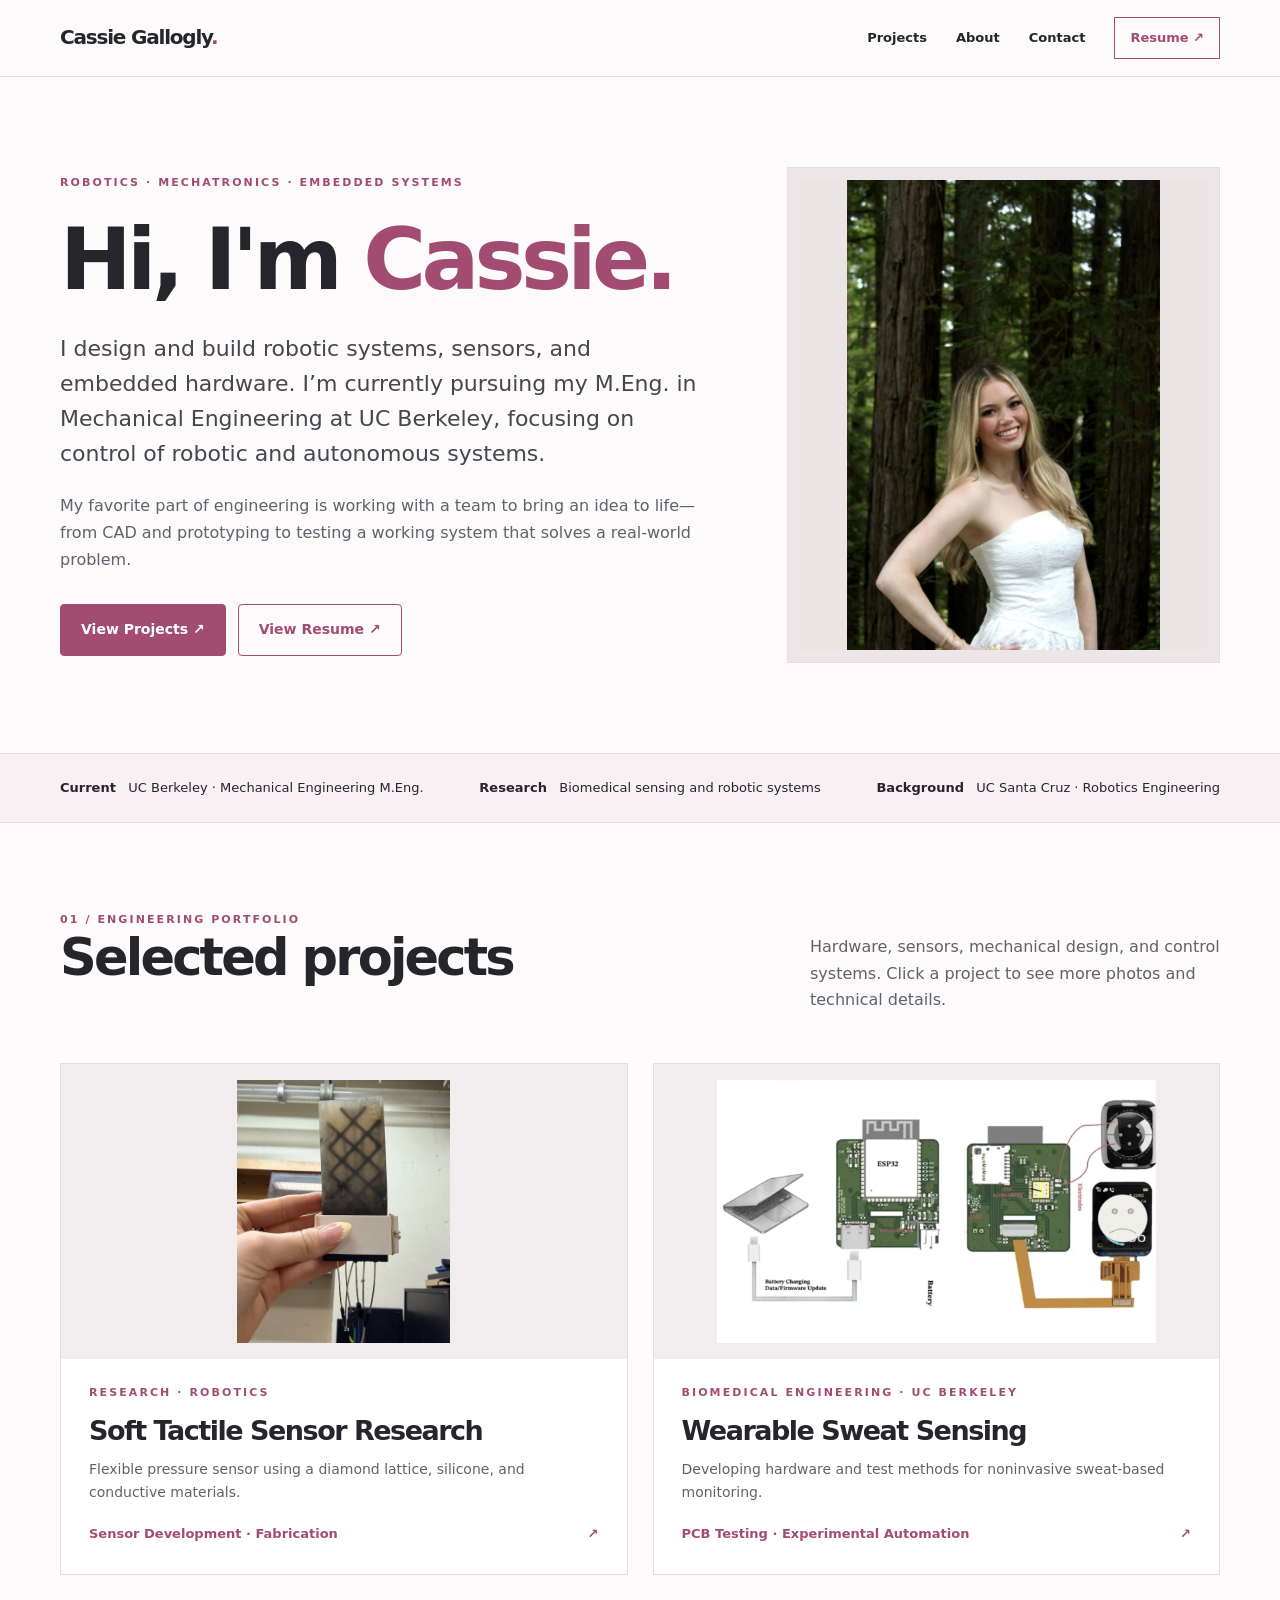
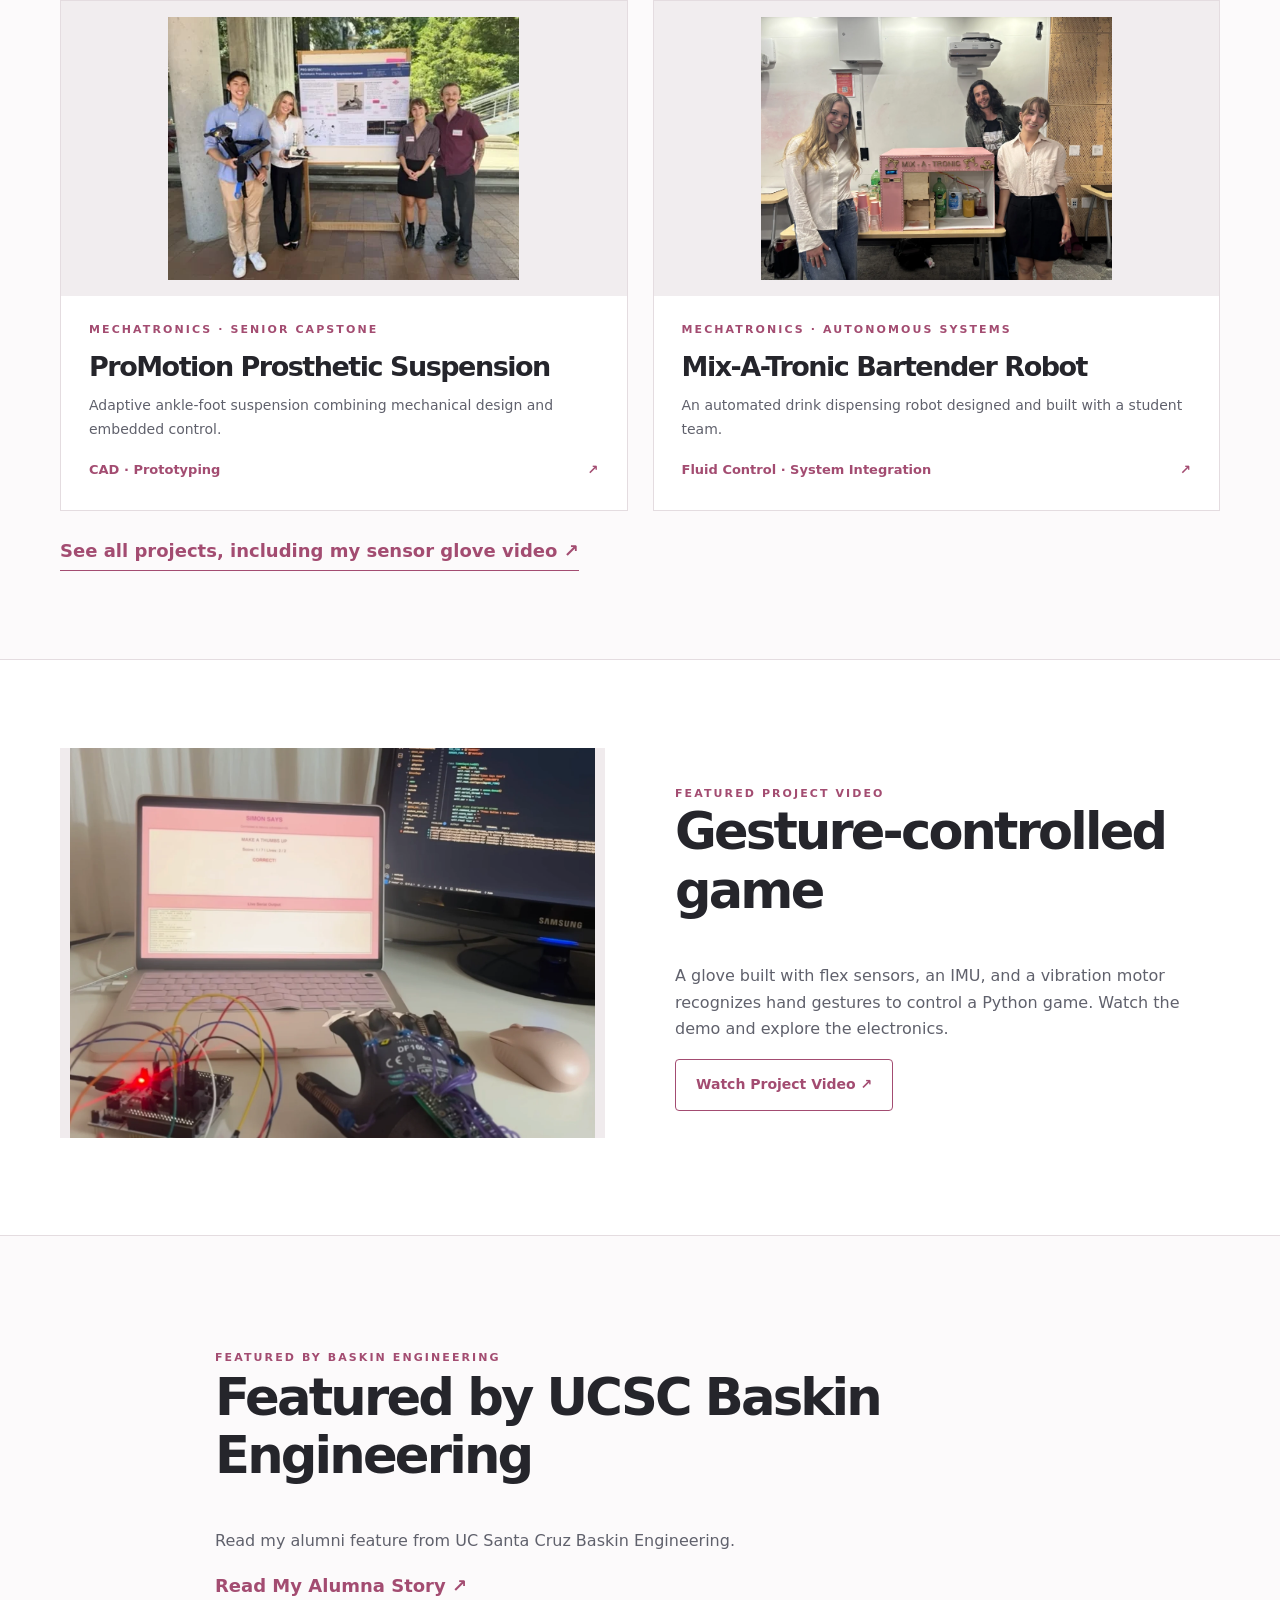
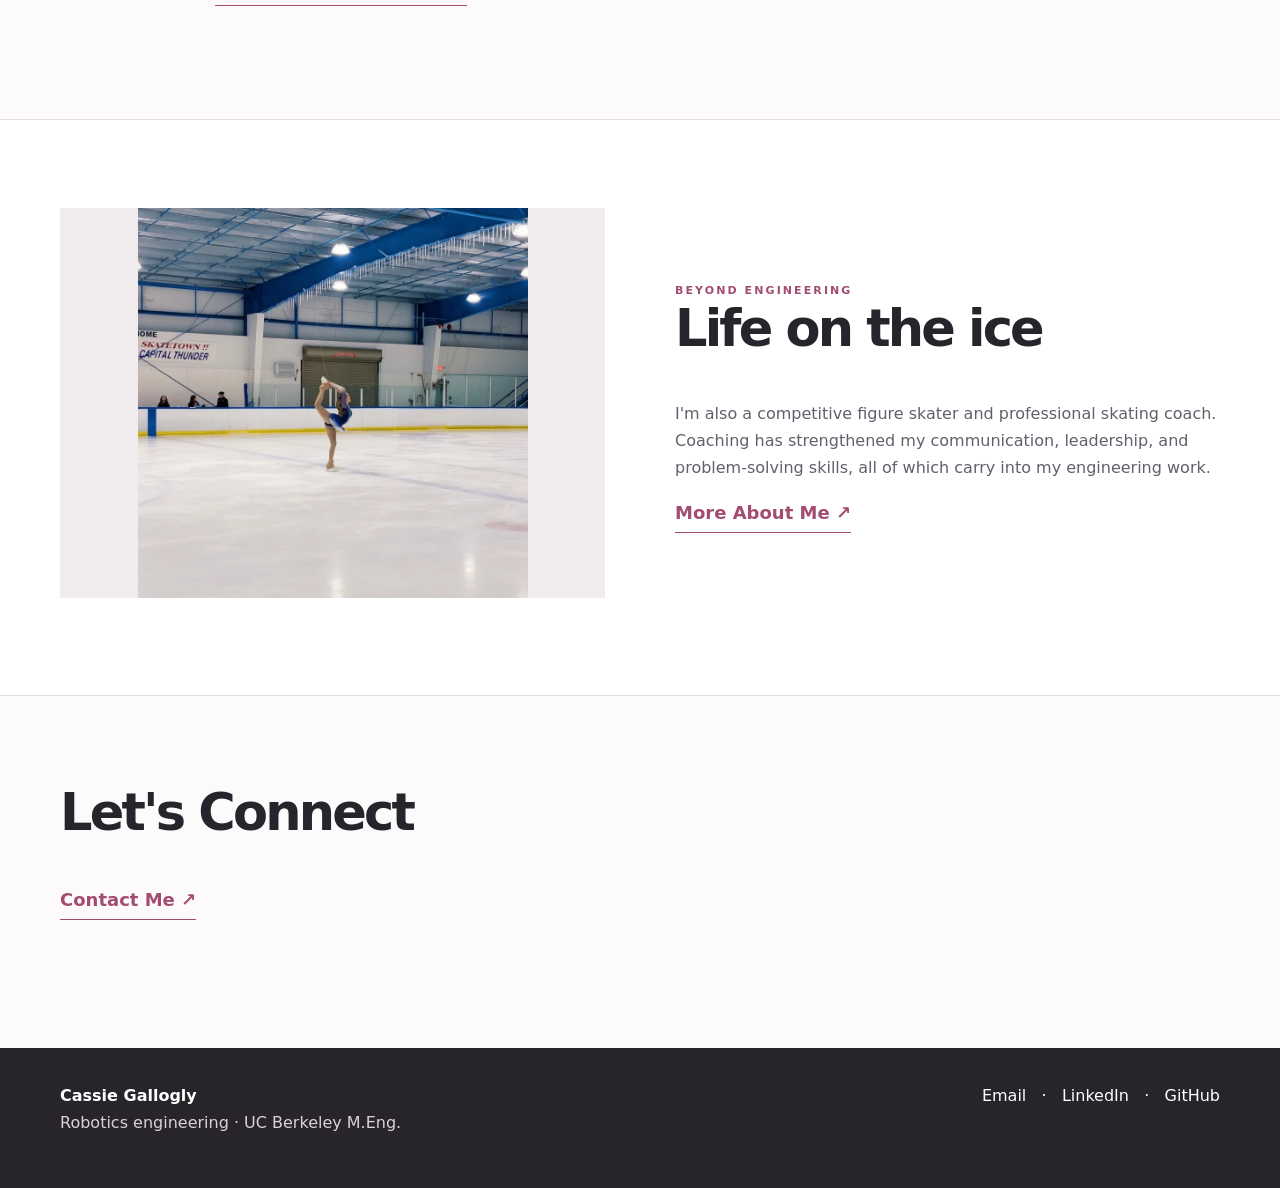
<file: index.html>
<!DOCTYPE html>

<html lang="en"><head><meta charset="utf-8"/><meta content="width=device-width,initial-scale=1" name="viewport"/><meta content="#fcfafb" name="theme-color"/><meta content="Cassie Gallogly, robotics engineer and UC Berkeley M.Eng. student. Engineering research and project portfolio." name="description"/><title>Engineering Portfolio | Cassie Gallogly</title><link href="styles.css" rel="stylesheet"/></head><body><header class="topbar"><div class="container nav"><a class="brand" href="index.html">Cassie Gallogly<em>.</em></a><nav aria-label="Navigation" class="links"><a href="projects.html">Projects</a><a href="about.html">About</a><a href="contact.html">Contact</a><a class="navresume" href="Cassie_Gallogly_Resume.pdf" target="_blank">Resume ↗</a></nav></div></header><main><div class="container hero"><div><div class="label">Robotics · Mechatronics · Embedded Systems</div><h1>Hi, I'm <span>Cassie.</span></h1><p class="lead">I design and build robotic systems, sensors, and embedded hardware. I’m currently pursuing my M.Eng. in Mechanical Engineering at UC Berkeley, focusing on control of robotic and autonomous systems.</p><p>My favorite part of engineering is working with a team to bring an idea to life—from CAD and prototyping to testing a working system that solves a real-world problem.</p><div class="actionrow"><a class="button" href="projects.html">View Projects ↗</a><a class="button alt" href="Cassie_Gallogly_Resume.pdf" target="_blank">View Resume ↗</a></div></div><div class="heroimg"><img alt="Cassie Gallogly at UCSC graduation" class="" loading="lazy" src="assets/portrait.webp"/></div></div>
<div class="banner"><div class="container"><div><b>Current</b>   UC Berkeley · Mechanical Engineering M.Eng.</div><div><b>Research</b>   Biomedical sensing and robotic systems</div><div><b>Background</b>   UC Santa Cruz · Robotics Engineering</div></div></div>
<section class="container section"><div class="sectionhead"><div><div class="label">01 / Engineering portfolio</div><h2>Selected projects</h2></div><p>Hardware, sensors, mechanical design, and control systems. Click a project to see more photos and technical details.</p></div><div class="projectgrid"><a class="card" href="tactile.html"><div class="imagepanel"><img alt="Soft Tactile Sensor Research" class="" loading="lazy" src="assets/sensor-close.webp"/></div><div class="cardinfo"><div class="label">Research · Robotics</div><h3>Soft Tactile Sensor Research</h3><p>Flexible pressure sensor using a diamond lattice, silicone, and conductive materials.</p><div class="cardbottom"><span>Sensor Development · Fabrication</span><span aria-hidden="true">↗</span></div></div></a><a class="card" href="sweat.html"><div class="imagepanel"><img alt="Wearable Sweat Sensing" class="" loading="lazy" src="assets/wearable-board.webp"/></div><div class="cardinfo"><div class="label">Biomedical Engineering · UC Berkeley</div><h3>Wearable Sweat Sensing</h3><p>Developing hardware and test methods for noninvasive sweat-based monitoring.</p><div class="cardbottom"><span>PCB Testing · Experimental Automation</span><span aria-hidden="true">↗</span></div></div></a><a class="card" href="promotion.html"><div class="imagepanel"><img alt="ProMotion Prosthetic Suspension" class="" loading="lazy" src="assets/prom otion.webp"/></div><div class="cardinfo"><div class="label">Mechatronics · Senior Capstone</div><h3>ProMotion Prosthetic Suspension</h3><p>Adaptive ankle-foot suspension combining mechanical design and embedded control.</p><div class="cardbottom"><span>CAD · Prototyping</span><span aria-hidden="true">↗</span></div></div></a><a class="card" href="mixatronic.html"><div class="imagepanel"><img alt="Mix-A-Tronic Bartender Robot" class="" loading="lazy" src="assets/mixatronic.webp"/></div><div class="cardinfo"><div class="label">Mechatronics · Autonomous Systems</div><h3>Mix-A-Tronic Bartender Robot</h3><p>An automated drink dispensing robot designed and built with a student team.</p><div class="cardbottom"><span>Fluid Control · System Integration</span><span aria-hidden="true">↗</span></div></div></a></div><div style="margin-top:25px"><a class="large-link" href="projects.html">See all projects, including my sensor glove video ↗</a></div></section>
<section class="features section"><div class="container split"><div><img alt="Gesture glove controlling an interactive game" class="featureimg" loading="lazy" src="assets/gesture-hand.webp"/></div><div><div class="label">Featured project video</div><h2>Gesture-controlled game</h2><p>A glove built with flex sensors, an IMU, and a vibration motor recognizes hand gestures to control a Python game. Watch the demo and explore the electronics.</p><a class="button alt" href="glove.html">Watch Project Video ↗</a></div></div></section>
<section class="container section"><div class="container story-feature"><div><div class="label">Featured by Baskin Engineering</div><h2>Featured by UCSC Baskin Engineering</h2><p>Read my alumni feature from UC Santa Cruz Baskin Engineering.</p><a class="large-link" href="https://engineering.ucsc.edu/voices/cassie-gallogly-alumna/" rel="noopener" target="_blank">Read My Alumna Story ↗</a></div></div></section>
<section class="features section"><div class="container split"><div><img alt="Cassie competing on the ice" class="featureimg" loading="lazy" src="assets/skating-action.webp"/></div><div><div class="label">Beyond engineering</div><h2>Life on the ice</h2><p>I'm also a competitive figure skater and professional skating coach. Coaching has strengthened my communication, leadership, and problem-solving skills, all of which carry into my engineering work.</p><a class="large-link" href="about.html">More About Me ↗</a></div></div></section>
<section class="container section"><h2>Let's Connect</h2><a class="large-link" href="contact.html">Contact Me ↗</a></section></main><footer class="footer"><div class="container footinner"><div><b>Cassie Gallogly</b><p>Robotics engineering · UC Berkeley M.Eng.</p></div><div><a href="mailto:cassiegallogly21@gmail.com">Email</a>   ·   <a href="https://www.linkedin.com/in/cassie-gallogly-879199278/" rel="noopener" target="_blank">LinkedIn</a>   ·   <a href="https://github.com/CassieGallogly" rel="noopener" target="_blank">GitHub</a></div></div></footer></body></html>
</file>
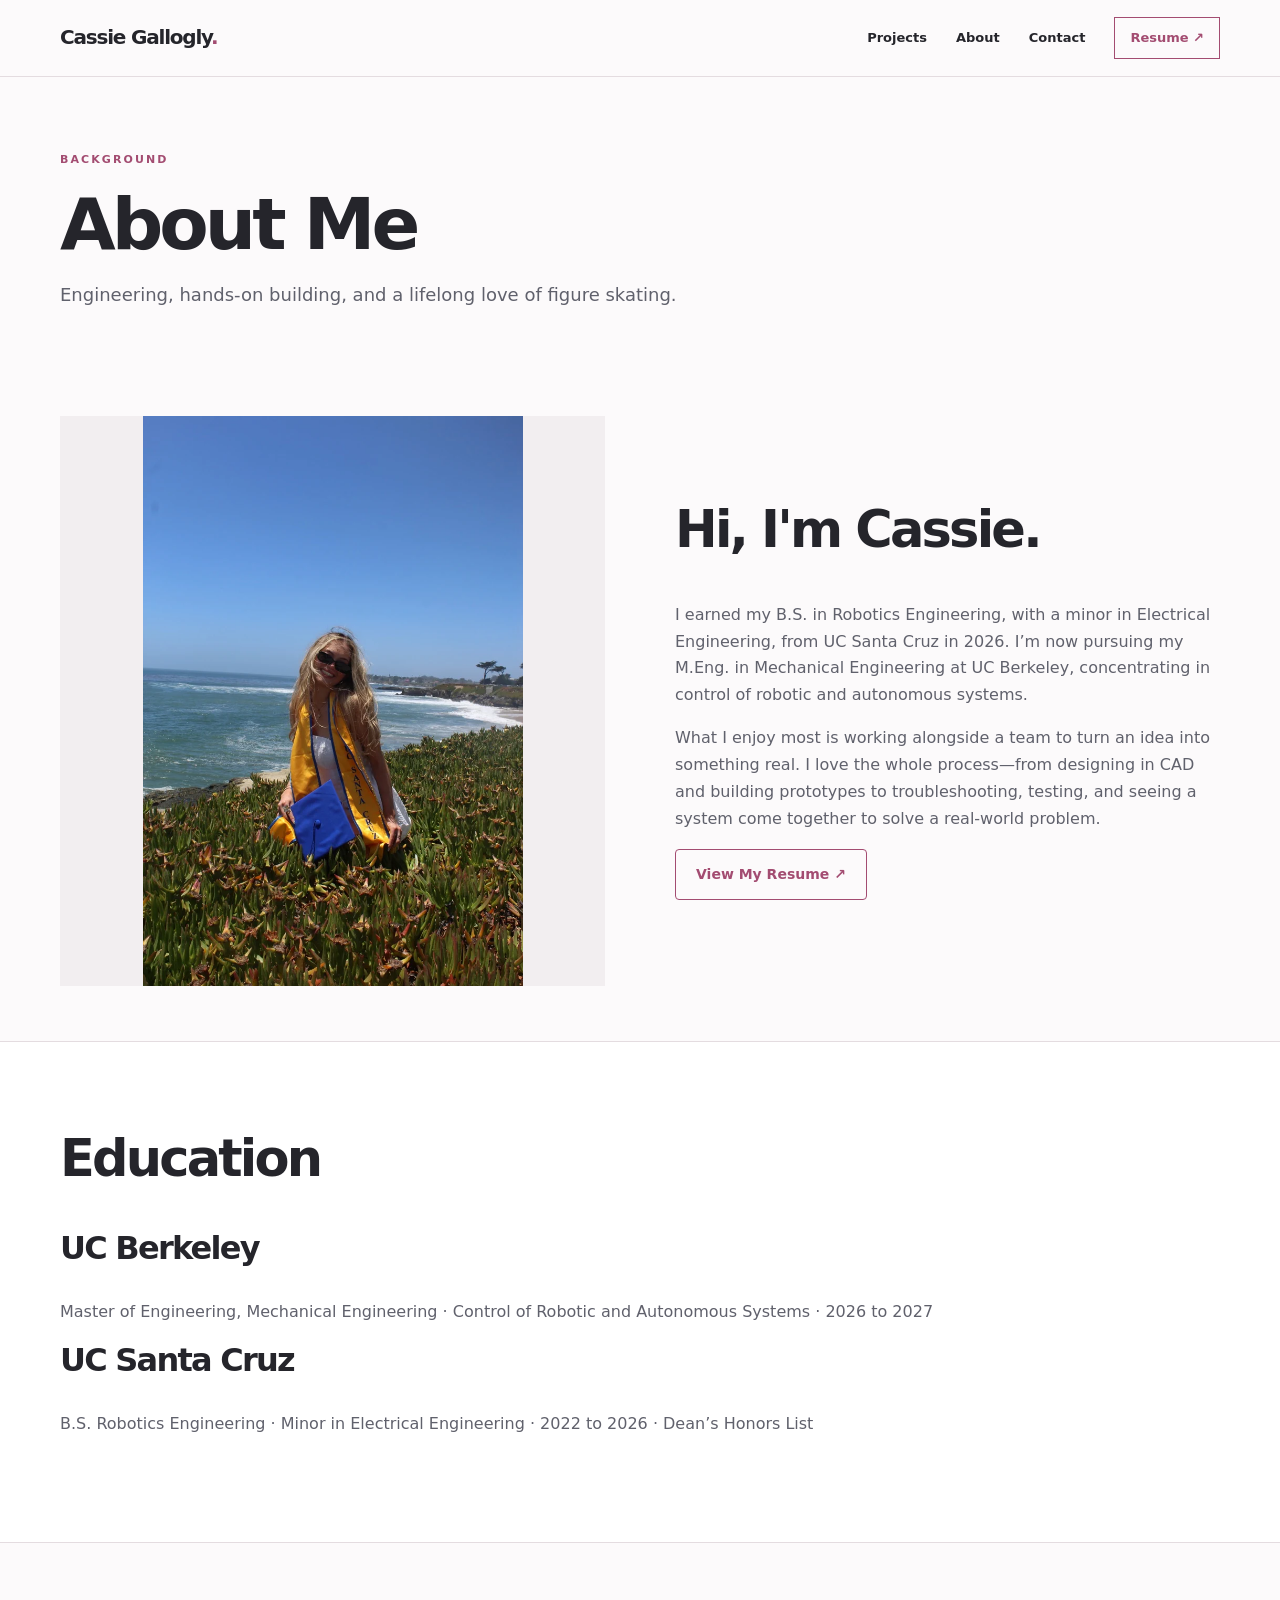
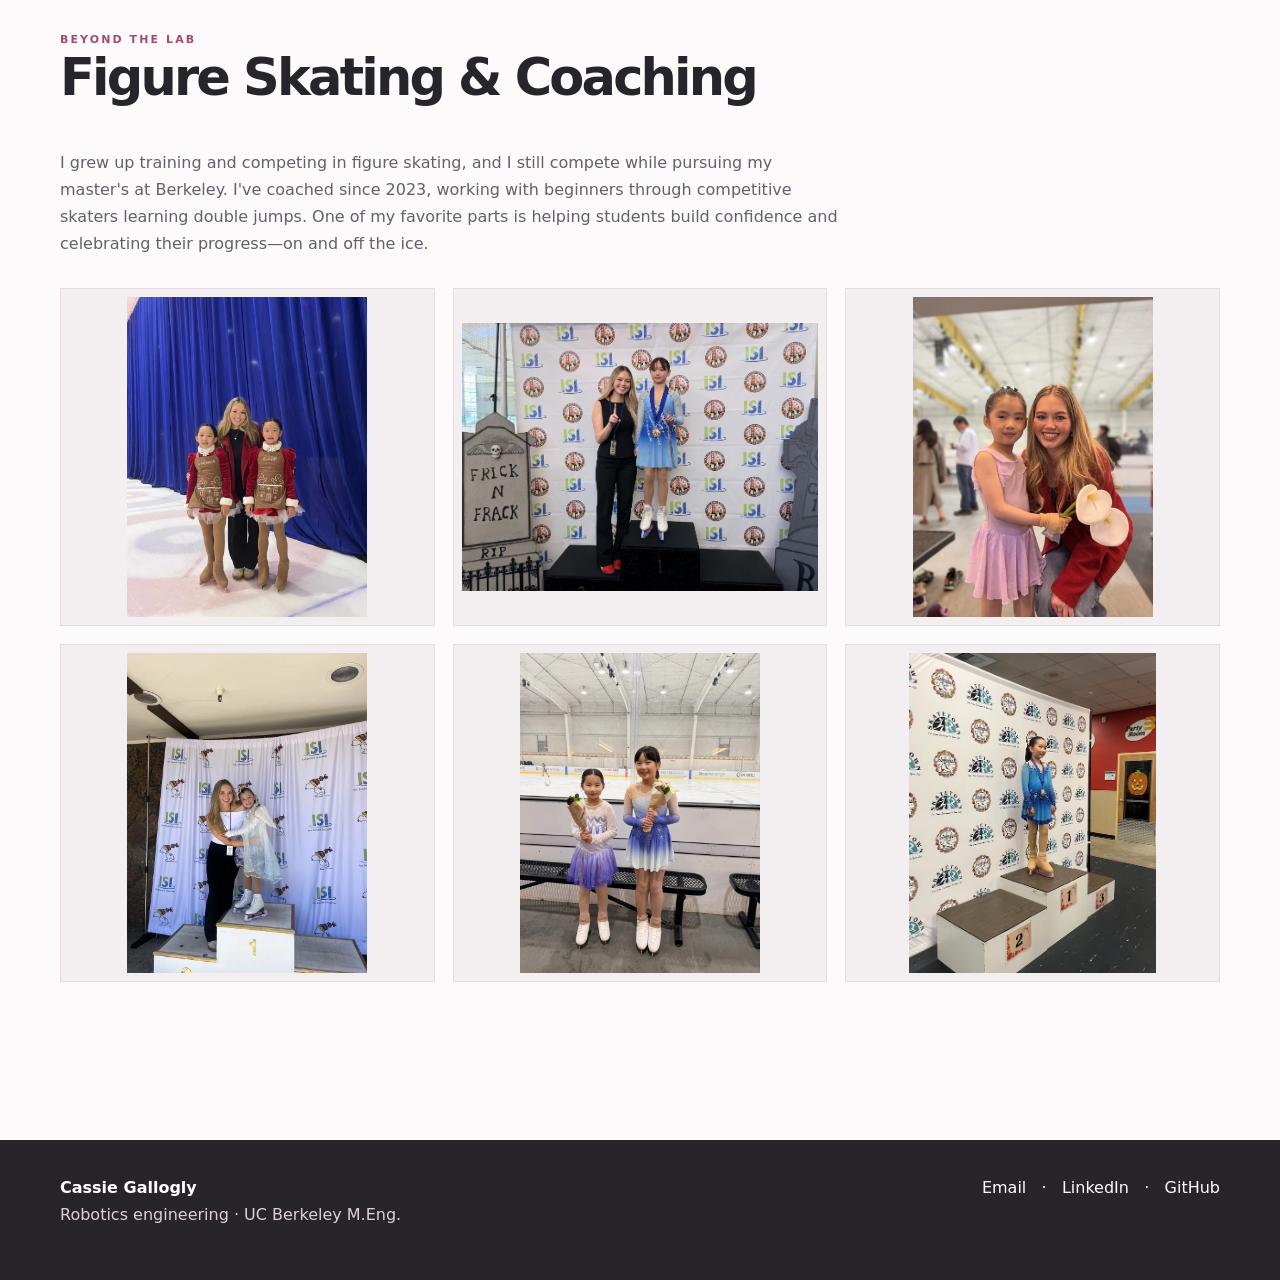
<file: about.html>
<!DOCTYPE html>

<html lang="en"><head><meta charset="utf-8"/><meta content="width=device-width,initial-scale=1" name="viewport"/><meta content="#fcfafb" name="theme-color"/><meta content="Cassie Gallogly, robotics engineer and UC Berkeley M.Eng. student. Engineering research and project portfolio." name="description"/><title>About | Cassie Gallogly</title><link href="styles.css" rel="stylesheet"/></head><body><header class="topbar"><div class="container nav"><a class="brand" href="index.html">Cassie Gallogly<em>.</em></a><nav aria-label="Navigation" class="links"><a href="projects.html">Projects</a><a href="about.html">About</a><a href="contact.html">Contact</a><a class="navresume" href="Cassie_Gallogly_Resume.pdf" target="_blank">Resume ↗</a></nav></div></header><main><div class="container"><div class="pagehead"><div class="label">Background</div><h1>About Me</h1><p>Engineering, hands-on building, and a lifelong love of figure skating.</p></div><div class="split sectiontight"><div><img alt="Cassie at the coast after graduation" class="about-portrait" loading="lazy" src="assets/coast.webp"/></div><div><h2>Hi, I'm Cassie.</h2><p>I earned my B.S. in Robotics Engineering, with a minor in Electrical Engineering, from UC Santa Cruz in 2026. I’m now pursuing my M.Eng. in Mechanical Engineering at UC Berkeley, concentrating in control of robotic and autonomous systems.</p><p>What I enjoy most is working alongside a team to turn an idea into something real. I love the whole process—from designing in CAD and building prototypes to troubleshooting, testing, and seeing a system come together to solve a real-world problem.</p><a class="button alt" href="Cassie_Gallogly_Resume.pdf" target="_blank">View My Resume ↗</a></div></div></div><div class="features section"><div class="container"><h2>Education</h2><h3>UC Berkeley</h3><p>Master of Engineering, Mechanical Engineering · Control of Robotic and Autonomous Systems · 2026 to 2027</p><h3>UC Santa Cruz</h3><p>B.S. Robotics Engineering · Minor in Electrical Engineering · 2022 to 2026 · Dean’s Honors List</p></div></div><div class="container section"><div class="label">Beyond the lab</div><h2>Figure Skating &amp; Coaching</h2><p style="max-width:780px">I grew up training and competing in figure skating, and I still compete while pursuing my master's at Berkeley. I've coached since 2023, working with beginners through competitive skaters learning double jumps. One of my favorite parts is helping students build confidence and celebrating their progress—on and off the ice.</p><div class="gallery coaching-gallery"><figure><img alt="Cassie coaching two young skaters" loading="lazy" src="assets/coach.webp"/></figure><figure><img alt="Cassie with a skating student at a competition" loading="lazy" src="assets/student-award.webp"/></figure><figure><img alt="Cassie with a young skating student after a performance" loading="lazy" src="assets/coaching-flowers.webp"/></figure><figure><img alt="Cassie celebrating a student on the first-place podium" loading="lazy" src="assets/coaching-podium.webp"/></figure><figure><img alt="Two figure skating students with flowers at the rink" loading="lazy" src="assets/skating-students.webp"/></figure><figure><img alt="Figure skater on the first-place podium at a skating competition" loading="lazy" src="assets/coaching-competition.webp"/></figure></div></div></main><footer class="footer"><div class="container footinner"><div><b>Cassie Gallogly</b><p>Robotics engineering · UC Berkeley M.Eng.</p></div><div><a href="mailto:cassiegallogly21@gmail.com">Email</a>   ·   <a href="https://www.linkedin.com/in/cassie-gallogly-879199278/" rel="noopener" target="_blank">LinkedIn</a>   ·   <a href="https://github.com/CassieGallogly" rel="noopener" target="_blank">GitHub</a></div></div></footer></body></html>
</file>
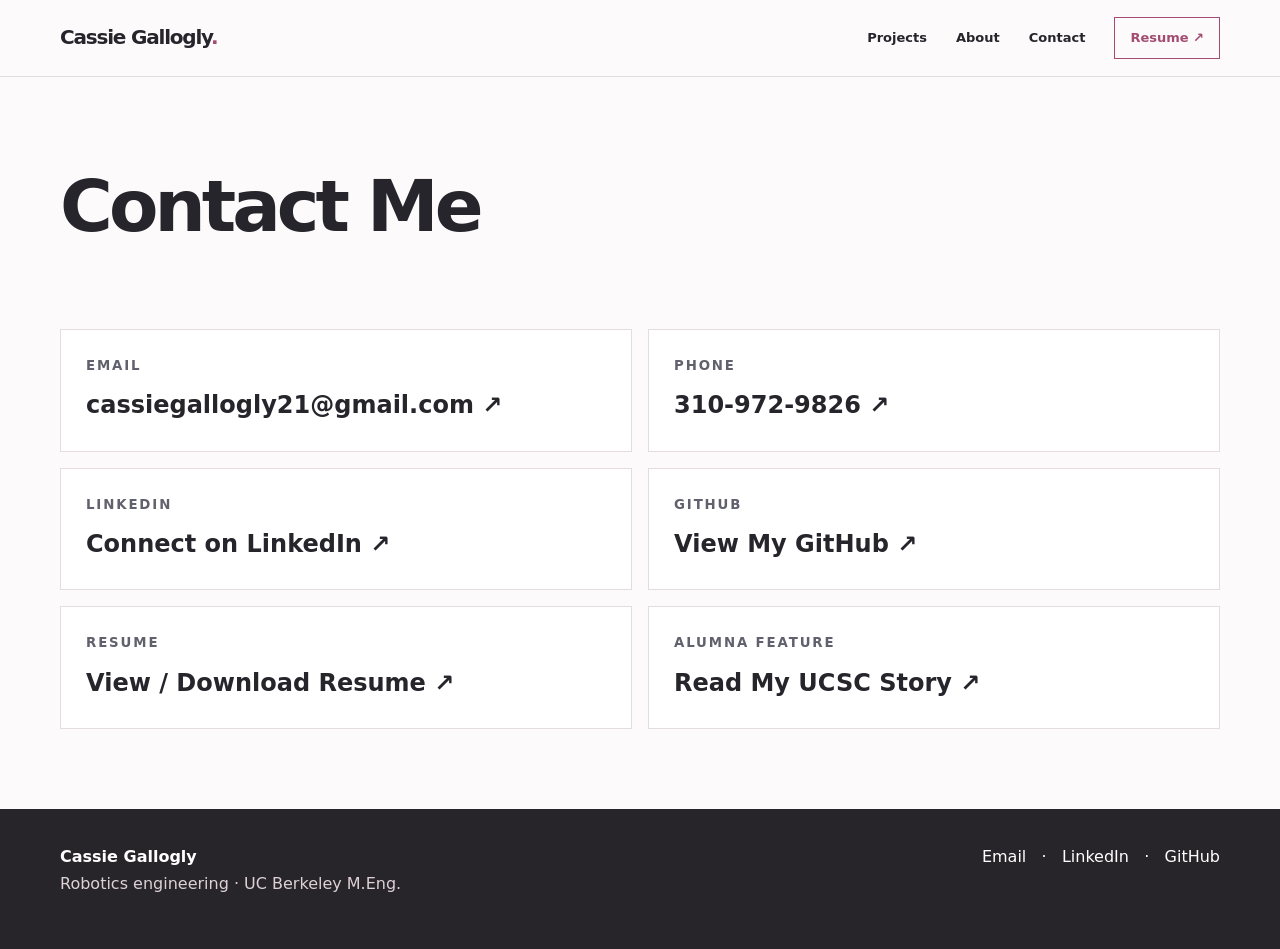
<file: contact.html>
<!DOCTYPE html>
<html lang="en"><head><meta charset="utf-8"/><meta content="width=device-width,initial-scale=1" name="viewport"/><meta content="#fcfafb" name="theme-color"/><meta content="Cassie Gallogly, robotics engineer and UC Berkeley M.Eng. student. Engineering research and project portfolio." name="description"/><title>Contact | Cassie Gallogly</title><link href="styles.css" rel="stylesheet"/></head><body><header class="topbar"><div class="container nav"><a class="brand" href="index.html">Cassie Gallogly<em>.</em></a><nav aria-label="Navigation" class="links"><a href="projects.html">Projects</a><a href="about.html">About</a><a href="contact.html">Contact</a><a class="navresume" href="Cassie_Gallogly_Resume.pdf" target="_blank">Resume ↗</a></nav></div></header><main><section class="container"><div class="pagehead"><h1>Contact Me</h1></div><div class="contactgrid"><a class="contactlink" href="mailto:cassiegallogly21@gmail.com"><small>EMAIL</small><strong>cassiegallogly21@gmail.com ↗</strong></a><a class="contactlink" href="tel:+13109729826"><small>PHONE</small><strong>310-972-9826 ↗</strong></a><a class="contactlink" href="https://www.linkedin.com/in/cassie-gallogly-879199278/" rel="noopener" target="_blank"><small>LINKEDIN</small><strong>Connect on LinkedIn ↗</strong></a><a class="contactlink" href="https://github.com/CassieGallogly" rel="noopener" target="_blank"><small>GITHUB</small><strong>View My GitHub ↗</strong></a><a class="contactlink" href="Cassie_Gallogly_Resume.pdf" target="_blank"><small>RESUME</small><strong>View / Download Resume ↗</strong></a><a class="contactlink" href="https://engineering.ucsc.edu/voices/cassie-gallogly-alumna/" rel="noopener" target="_blank"><small>ALUMNA FEATURE</small><strong>Read My UCSC Story ↗</strong></a></div></section></main><footer class="footer"><div class="container footinner"><div><b>Cassie Gallogly</b><p>Robotics engineering · UC Berkeley M.Eng.</p></div><div><a href="mailto:cassiegallogly21@gmail.com">Email</a>   ·   <a href="https://www.linkedin.com/in/cassie-gallogly-879199278/" rel="noopener" target="_blank">LinkedIn</a>   ·   <a href="https://github.com/CassieGallogly" rel="noopener" target="_blank">GitHub</a></div></div></footer></body></html>
</file>
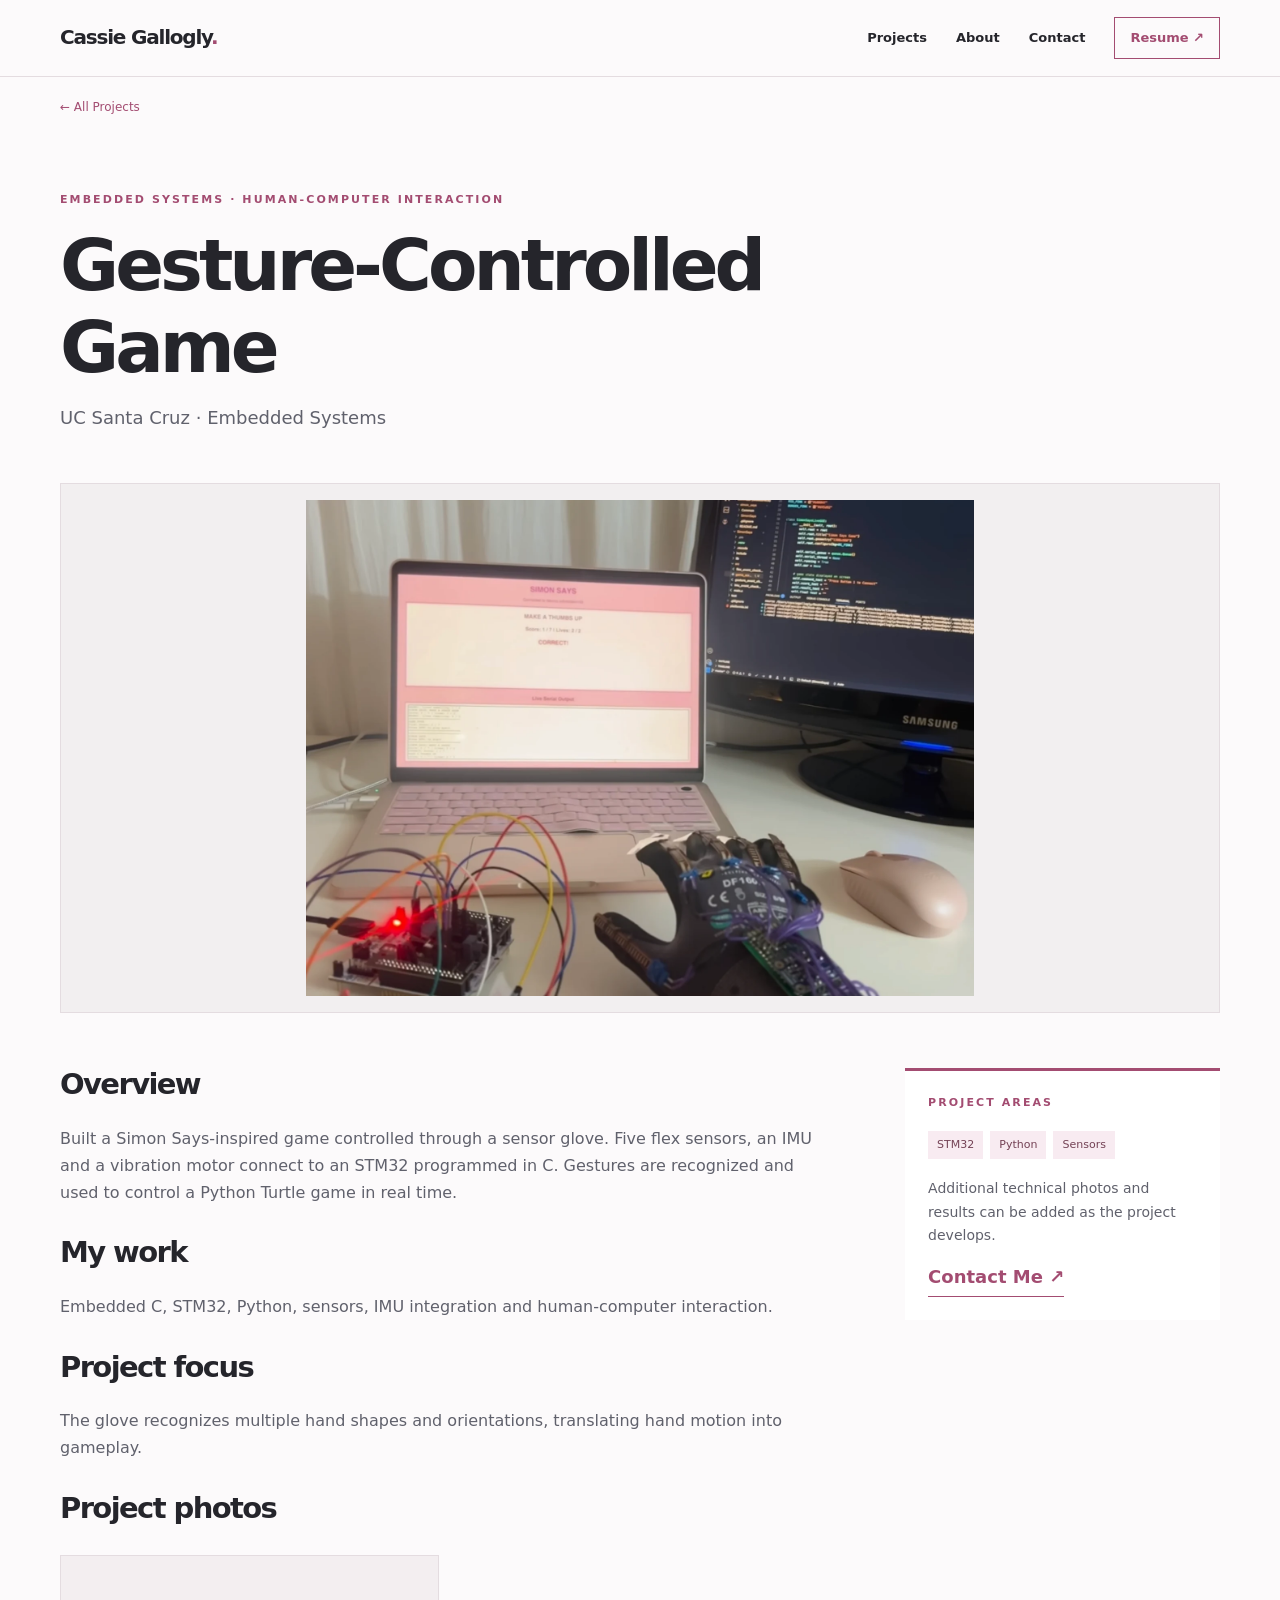
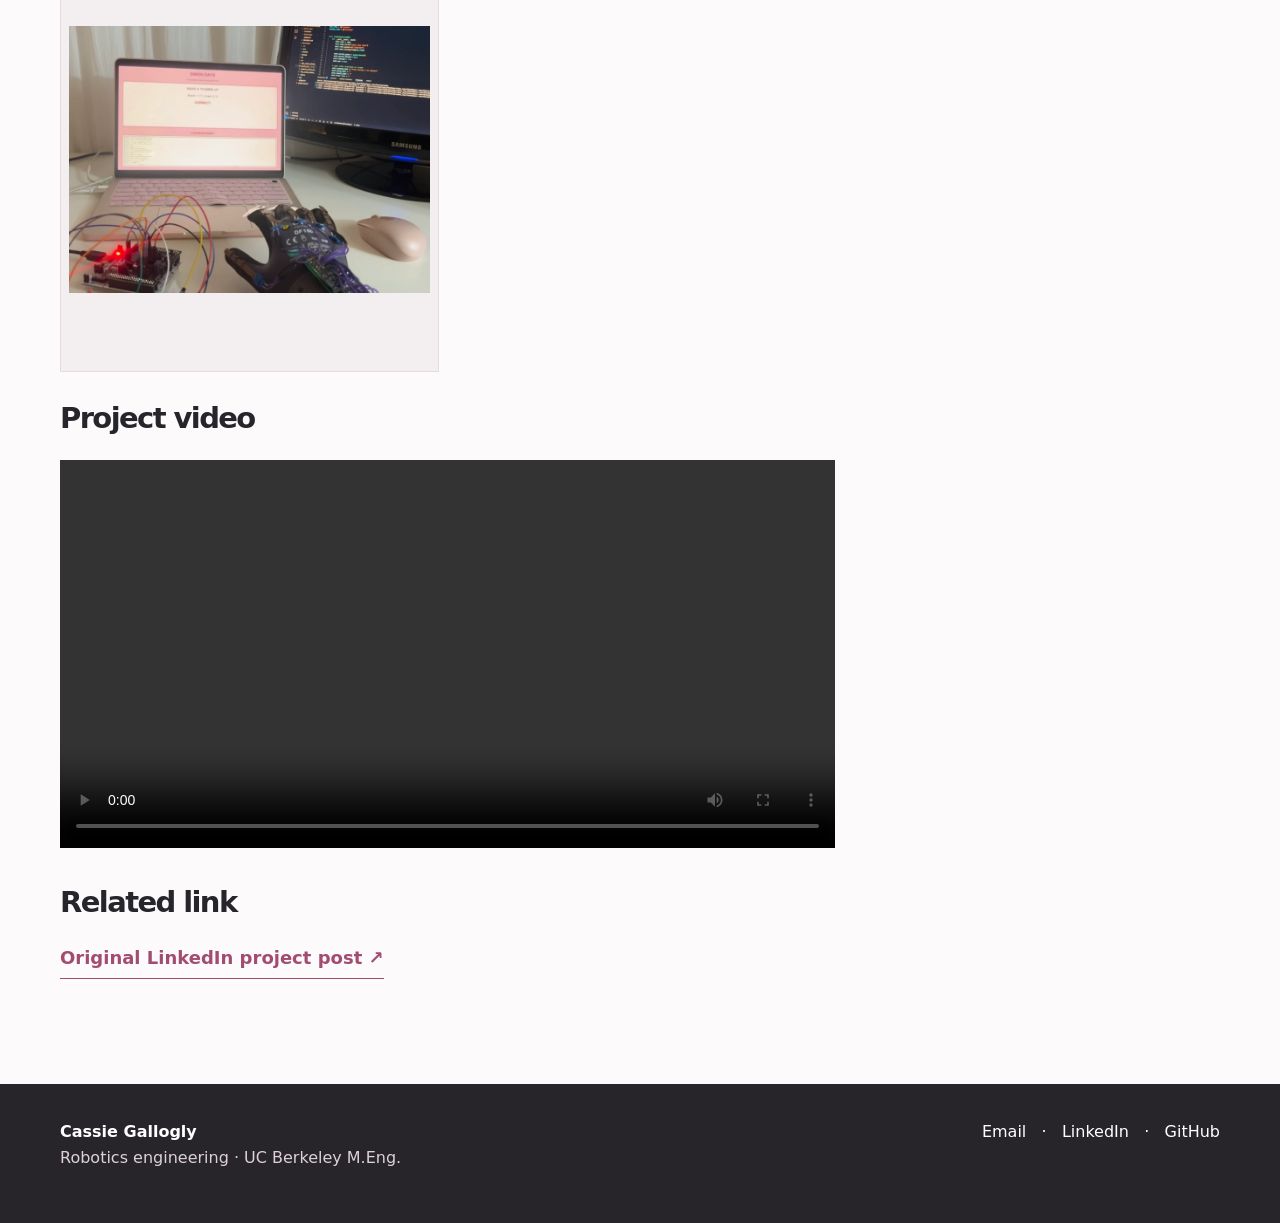
<file: glove.html>
<!DOCTYPE html>
<html lang="en"><head><meta charset="utf-8"/><meta content="width=device-width,initial-scale=1" name="viewport"/><meta content="#fcfafb" name="theme-color"/><meta content="Cassie Gallogly, robotics engineer and UC Berkeley M.Eng. student. Engineering research and project portfolio." name="description"/><title>Gesture-Controlled Game | Cassie Gallogly</title><link href="styles.css" rel="stylesheet"/></head><body><header class="topbar"><div class="container nav"><a class="brand" href="index.html">Cassie Gallogly<em>.</em></a><nav aria-label="Navigation" class="links"><a href="projects.html">Projects</a><a href="about.html">About</a><a href="contact.html">Contact</a><a class="navresume" href="Cassie_Gallogly_Resume.pdf" target="_blank">Resume ↗</a></nav></div></header><main><div class="container"><div class="breadcrumbs"><a href="projects.html">← All Projects</a></div><div class="pagehead"><div class="label">Embedded Systems · Human-Computer Interaction</div><h1>Gesture-Controlled Game</h1><p>UC Santa Cruz · Embedded Systems</p></div><img alt="Wearable glove prototype controlling an interactive game" class="detailhero" loading="lazy" src="assets/gesture-hand.webp"/><div class="detailgrid"><article><h2>Overview</h2><p>Built a Simon Says-inspired game controlled through a sensor glove. Five flex sensors, an IMU and a vibration motor connect to an STM32 programmed in C. Gestures are recognized and used to control a Python Turtle game in real time.</p><h2>My work</h2><p>Embedded C, STM32, Python, sensors, IMU integration and human-computer interaction.</p><h2>Project focus</h2><p>The glove recognizes multiple hand shapes and orientations, translating hand motion into gameplay.</p><h2>Project photos</h2><div class="gallery"><figure><img alt="Wearable glove prototype controlling an interactive game" class="" loading="lazy" src="assets/gesture-hand.webp"/></figure></div><h2>Project video</h2><video aria-label="Gesture glove project demonstration" class="video" controls="" playsinline="" preload="metadata"><source src="assets/gesture-glove-demo.mp4" type="video/mp4"/>Your browser does not support video playback.</video><h2>Related link</h2><a class="large-link" href="https://lnkd.in/p/g6SM834g" rel="noopener" target="_blank">Original LinkedIn project post ↗</a></article><aside class="aside"><div class="label">Project areas</div><div class="tagrow"><span class="tag">STM32</span><span class="tag">Python</span><span class="tag">Sensors</span></div><p>Additional technical photos and results can be added as the project develops.</p><a class="large-link" href="contact.html">Contact Me ↗</a></aside></div></div></main><footer class="footer"><div class="container footinner"><div><b>Cassie Gallogly</b><p>Robotics engineering · UC Berkeley M.Eng.</p></div><div><a href="mailto:cassiegallogly21@gmail.com">Email</a>   ·   <a href="https://www.linkedin.com/in/cassie-gallogly-879199278/" rel="noopener" target="_blank">LinkedIn</a>   ·   <a href="https://github.com/CassieGallogly" rel="noopener" target="_blank">GitHub</a></div></div></footer></body></html>
</file>
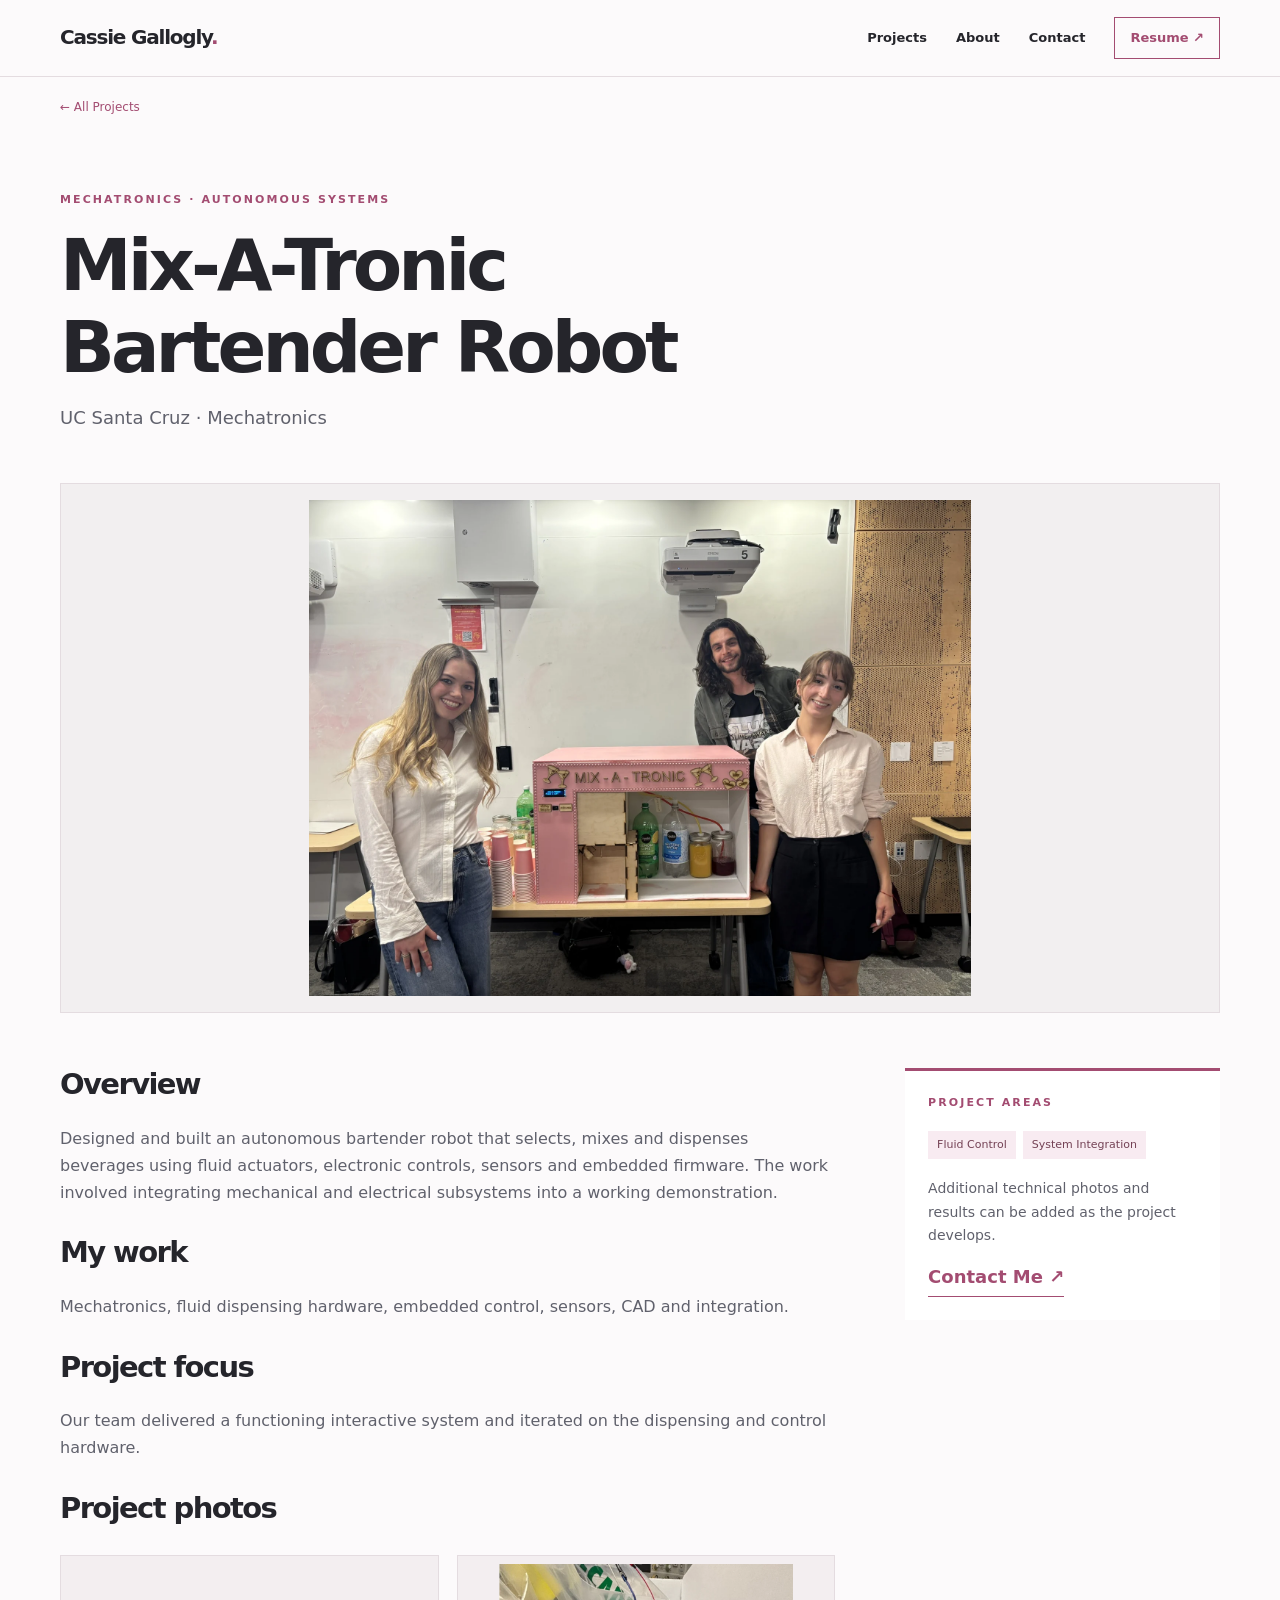
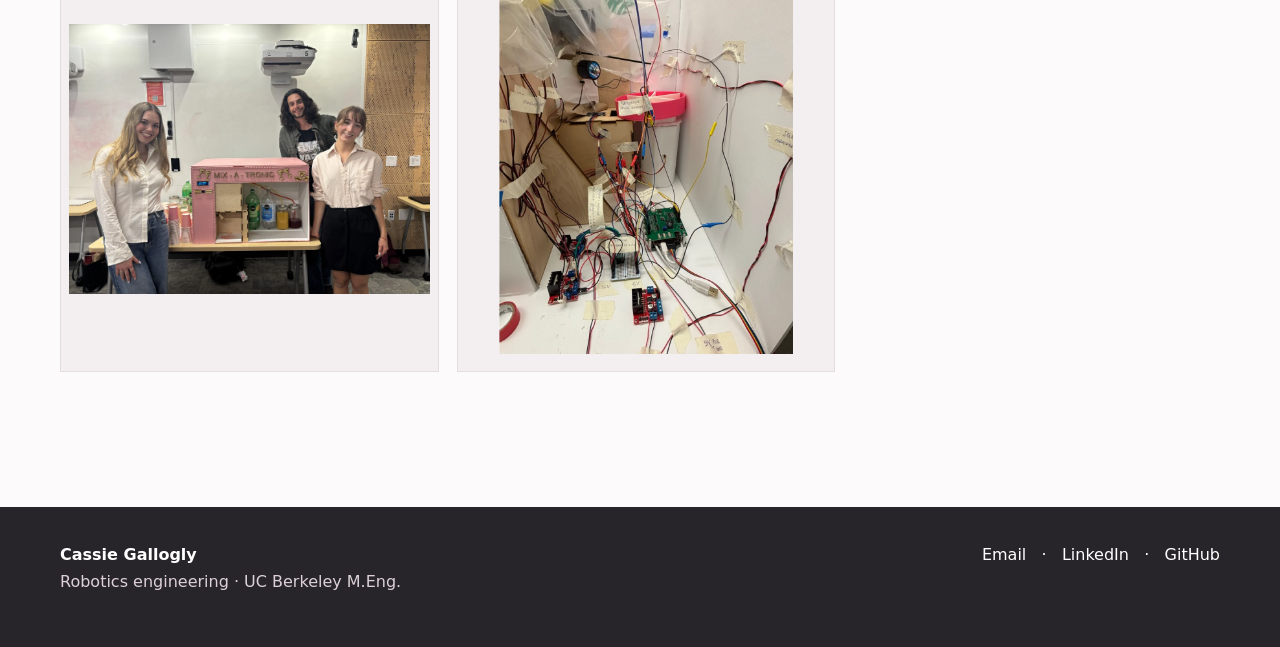
<file: mixatronic.html>
<!DOCTYPE html>
<html lang="en"><head><meta charset="utf-8"/><meta content="width=device-width,initial-scale=1" name="viewport"/><meta content="#fcfafb" name="theme-color"/><meta content="Cassie Gallogly, robotics engineer and UC Berkeley M.Eng. student. Engineering research and project portfolio." name="description"/><title>Mix-A-Tronic Bartender Robot | Cassie Gallogly</title><link href="styles.css" rel="stylesheet"/></head><body><header class="topbar"><div class="container nav"><a class="brand" href="index.html">Cassie Gallogly<em>.</em></a><nav aria-label="Navigation" class="links"><a href="projects.html">Projects</a><a href="about.html">About</a><a href="contact.html">Contact</a><a class="navresume" href="Cassie_Gallogly_Resume.pdf" target="_blank">Resume ↗</a></nav></div></header><main><div class="container"><div class="breadcrumbs"><a href="projects.html">← All Projects</a></div><div class="pagehead"><div class="label">Mechatronics · Autonomous Systems</div><h1>Mix-A-Tronic Bartender Robot</h1><p>UC Santa Cruz · Mechatronics</p></div><img alt="Mix-A-Tronic Bartender Robot" class="detailhero" loading="lazy" src="assets/mixatronic.webp"/><div class="detailgrid"><article><h2>Overview</h2><p>Designed and built an autonomous bartender robot that selects, mixes and dispenses beverages using fluid actuators, electronic controls, sensors and embedded firmware. The work involved integrating mechanical and electrical subsystems into a working demonstration.</p><h2>My work</h2><p>Mechatronics, fluid dispensing hardware, embedded control, sensors, CAD and integration.</p><h2>Project focus</h2><p>Our team delivered a functioning interactive system and iterated on the dispensing and control hardware.</p><h2>Project photos</h2><div class="gallery"><figure><img alt="Mix-A-Tronic pink robot and the student team" class="" loading="lazy" src="assets/mixatronic.webp"/></figure><figure><img alt="The wiring, control board and actuators inside the bartender robot" class="" loading="lazy" src="assets/bar-build.webp"/></figure></div></article><aside class="aside"><div class="label">Project areas</div><div class="tagrow"><span class="tag">Fluid Control</span><span class="tag">System Integration</span></div><p>Additional technical photos and results can be added as the project develops.</p><a class="large-link" href="contact.html">Contact Me ↗</a></aside></div></div></main><footer class="footer"><div class="container footinner"><div><b>Cassie Gallogly</b><p>Robotics engineering · UC Berkeley M.Eng.</p></div><div><a href="mailto:cassiegallogly21@gmail.com">Email</a>   ·   <a href="https://www.linkedin.com/in/cassie-gallogly-879199278/" rel="noopener" target="_blank">LinkedIn</a>   ·   <a href="https://github.com/CassieGallogly" rel="noopener" target="_blank">GitHub</a></div></div></footer></body></html>
</file>
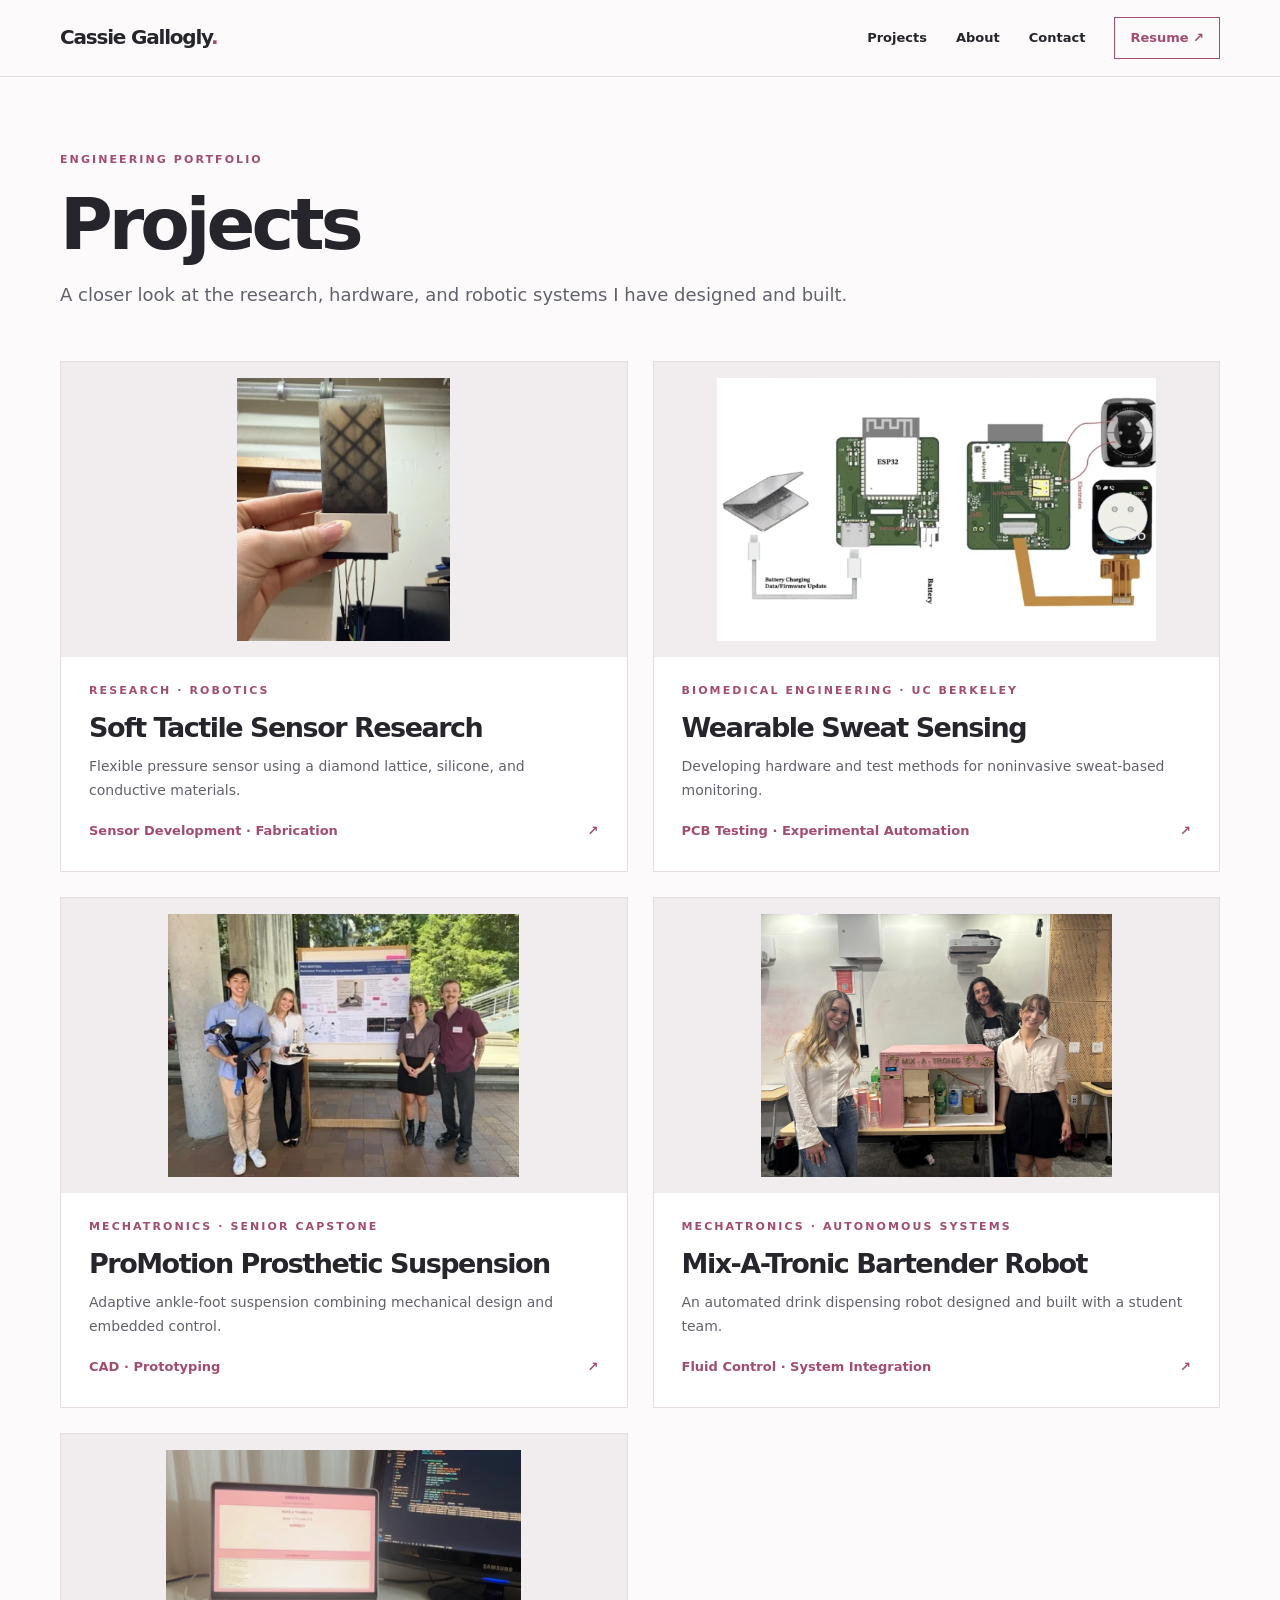
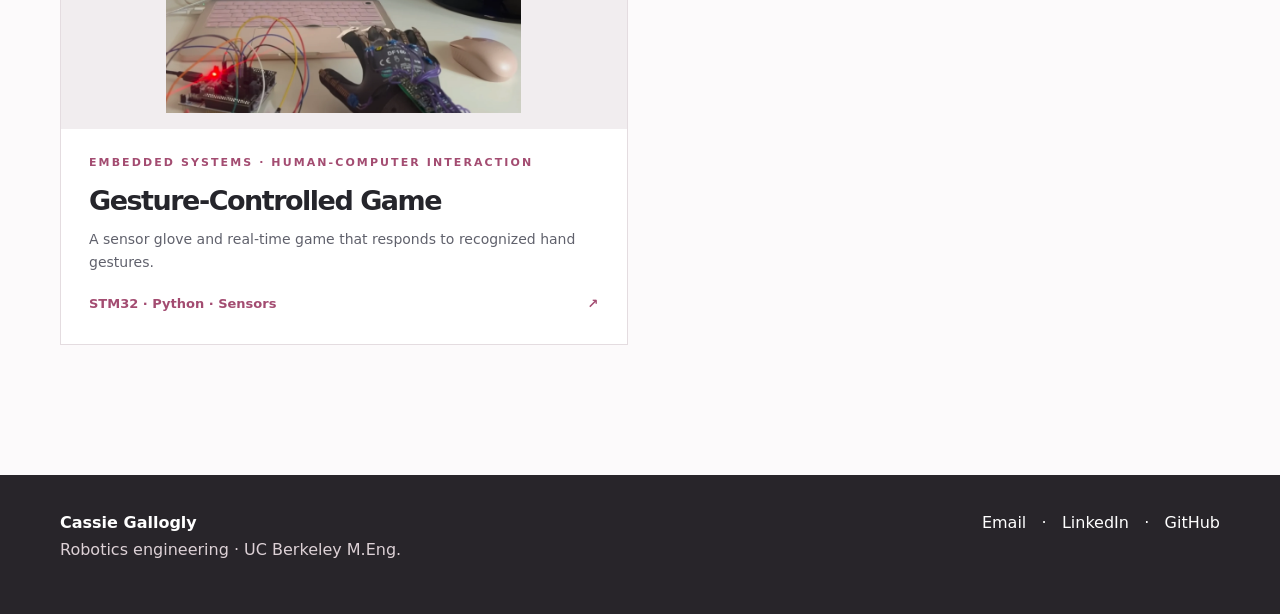
<file: projects.html>
<!DOCTYPE html>

<html lang="en"><head><meta charset="utf-8"/><meta content="width=device-width,initial-scale=1" name="viewport"/><meta content="#fcfafb" name="theme-color"/><meta content="Cassie Gallogly, robotics engineer and UC Berkeley M.Eng. student. Engineering research and project portfolio." name="description"/><title>Projects | Cassie Gallogly</title><link href="styles.css" rel="stylesheet"/></head><body><header class="topbar"><div class="container nav"><a class="brand" href="index.html">Cassie Gallogly<em>.</em></a><nav aria-label="Navigation" class="links"><a href="projects.html">Projects</a><a href="about.html">About</a><a href="contact.html">Contact</a><a class="navresume" href="Cassie_Gallogly_Resume.pdf" target="_blank">Resume ↗</a></nav></div></header><main><section class="container"><div class="pagehead"><div class="label">Engineering portfolio</div><h1>Projects</h1><p>A closer look at the research, hardware, and robotic systems I have designed and built.</p></div><div class="projectgrid" style="padding-bottom:90px"><a class="card" href="tactile.html"><div class="imagepanel"><img alt="Soft Tactile Sensor Research" class="" loading="lazy" src="assets/sensor-close.webp"/></div><div class="cardinfo"><div class="label">Research · Robotics</div><h3>Soft Tactile Sensor Research</h3><p>Flexible pressure sensor using a diamond lattice, silicone, and conductive materials.</p><div class="cardbottom"><span>Sensor Development · Fabrication</span><span aria-hidden="true">↗</span></div></div></a><a class="card" href="sweat.html"><div class="imagepanel"><img alt="Wearable Sweat Sensing" class="" loading="lazy" src="assets/wearable-board.webp"/></div><div class="cardinfo"><div class="label">Biomedical Engineering · UC Berkeley</div><h3>Wearable Sweat Sensing</h3><p>Developing hardware and test methods for noninvasive sweat-based monitoring.</p><div class="cardbottom"><span>PCB Testing · Experimental Automation</span><span aria-hidden="true">↗</span></div></div></a><a class="card" href="promotion.html"><div class="imagepanel"><img alt="ProMotion Prosthetic Suspension" class="" loading="lazy" src="assets/prom otion.webp"/></div><div class="cardinfo"><div class="label">Mechatronics · Senior Capstone</div><h3>ProMotion Prosthetic Suspension</h3><p>Adaptive ankle-foot suspension combining mechanical design and embedded control.</p><div class="cardbottom"><span>CAD · Prototyping</span><span aria-hidden="true">↗</span></div></div></a><a class="card" href="mixatronic.html"><div class="imagepanel"><img alt="Mix-A-Tronic Bartender Robot" class="" loading="lazy" src="assets/mixatronic.webp"/></div><div class="cardinfo"><div class="label">Mechatronics · Autonomous Systems</div><h3>Mix-A-Tronic Bartender Robot</h3><p>An automated drink dispensing robot designed and built with a student team.</p><div class="cardbottom"><span>Fluid Control · System Integration</span><span aria-hidden="true">↗</span></div></div></a><a class="card" href="glove.html"><div class="imagepanel"><img alt="Gesture-Controlled Game" class="" loading="lazy" src="assets/gesture-hand.webp"/></div><div class="cardinfo"><div class="label">Embedded Systems · Human-Computer Interaction</div><h3>Gesture-Controlled Game</h3><p>A sensor glove and real-time game that responds to recognized hand gestures.</p><div class="cardbottom"><span>STM32 · Python · Sensors</span><span aria-hidden="true">↗</span></div></div></a></div></section></main><footer class="footer"><div class="container footinner"><div><b>Cassie Gallogly</b><p>Robotics engineering · UC Berkeley M.Eng.</p></div><div><a href="mailto:cassiegallogly21@gmail.com">Email</a>   ·   <a href="https://www.linkedin.com/in/cassie-gallogly-879199278/" rel="noopener" target="_blank">LinkedIn</a>   ·   <a href="https://github.com/CassieGallogly" rel="noopener" target="_blank">GitHub</a></div></div></footer></body></html>
</file>
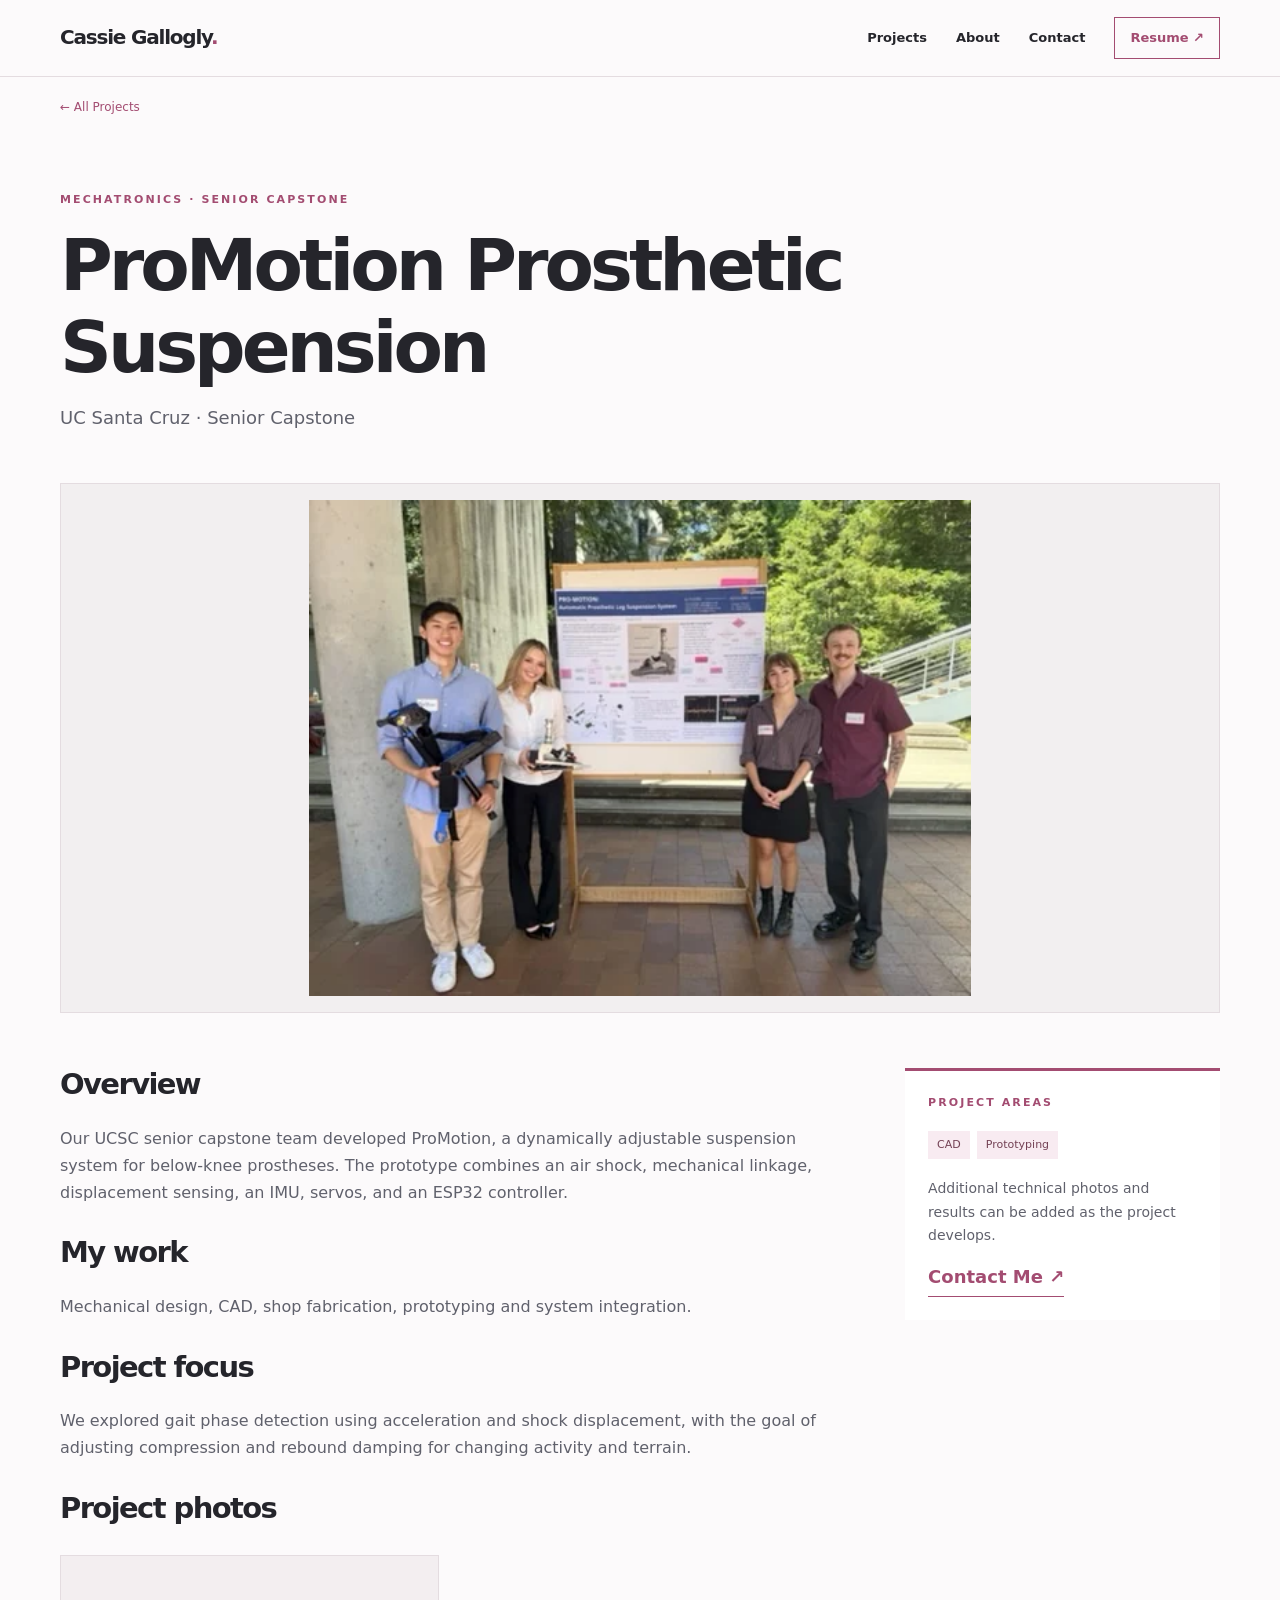
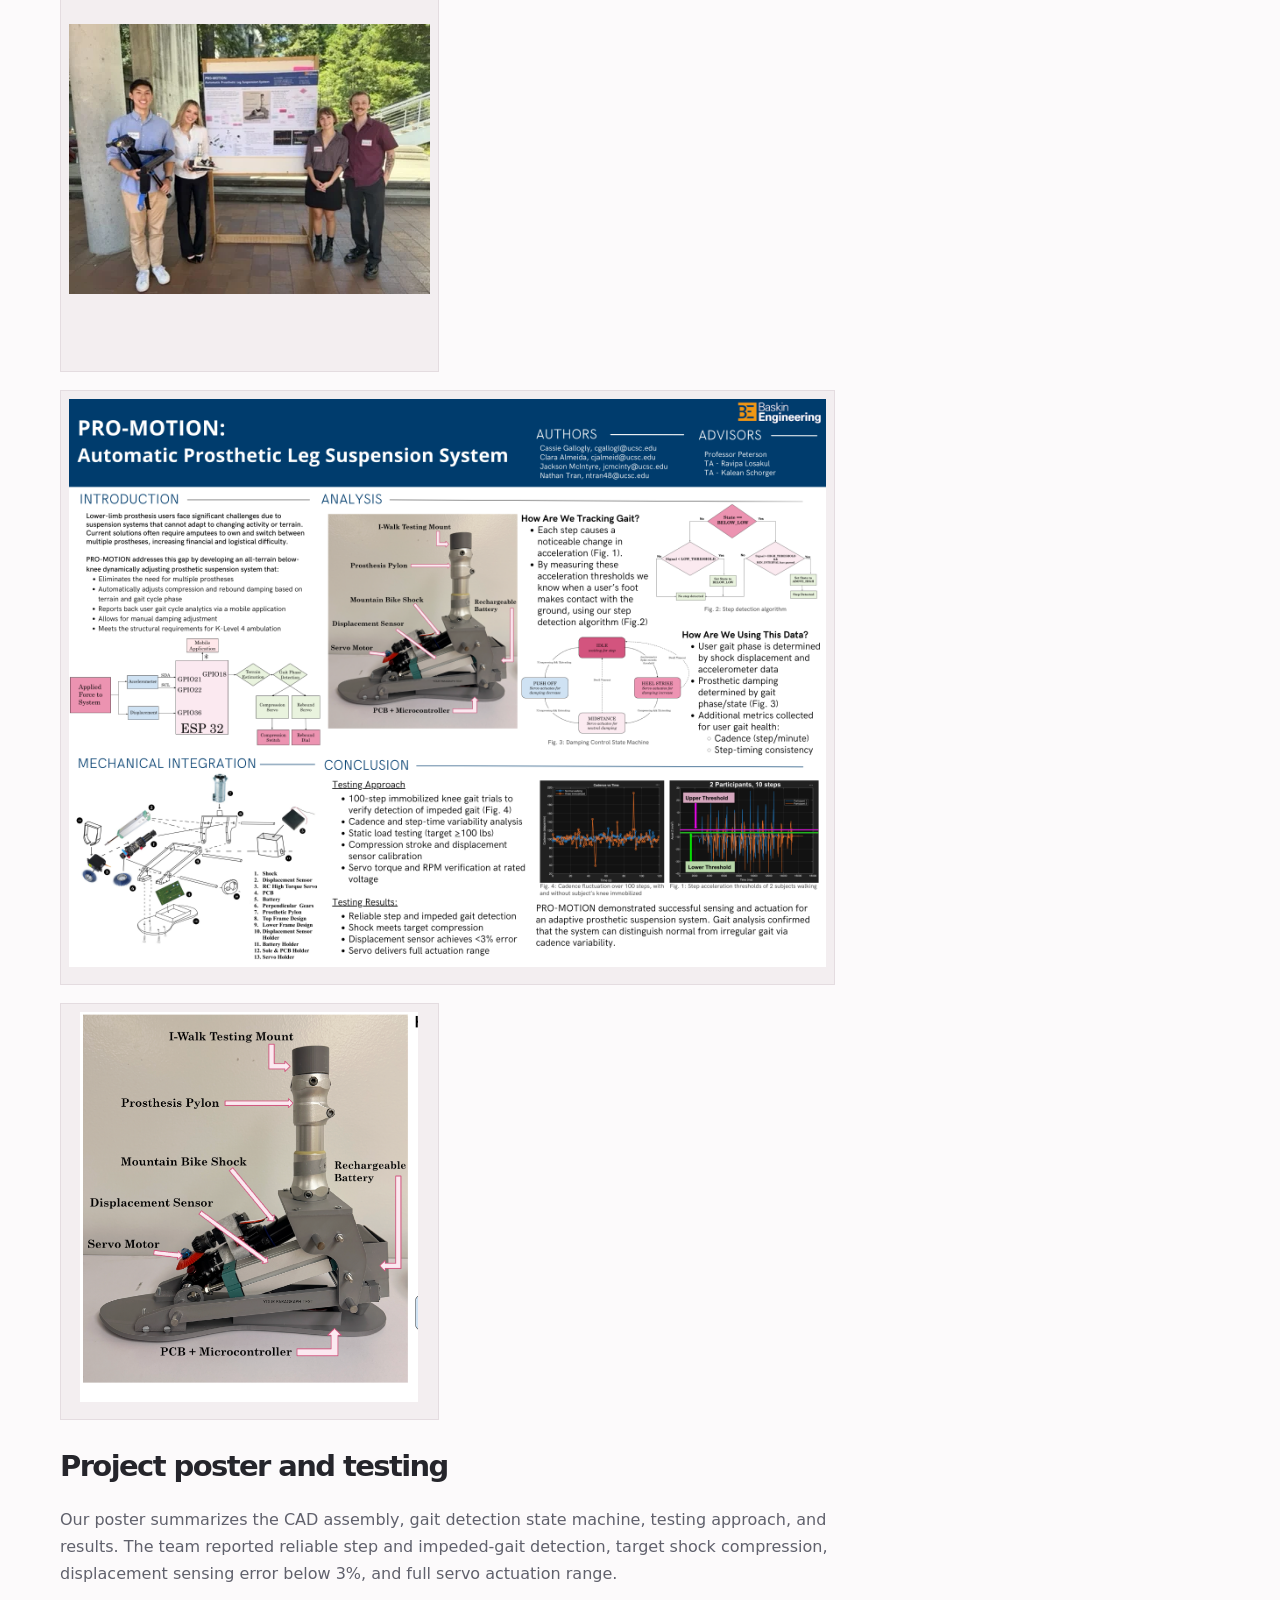
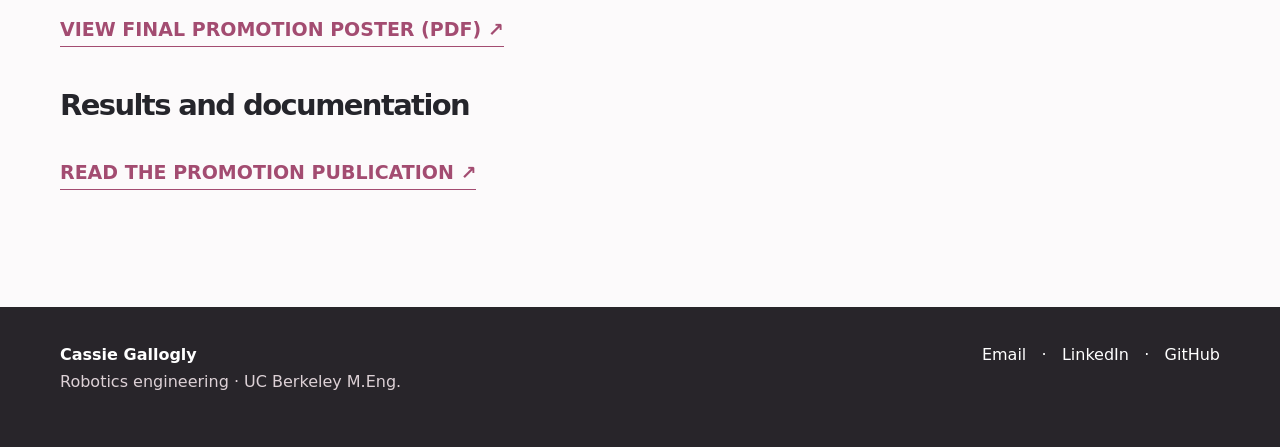
<file: promotion.html>
<!DOCTYPE html>

<html lang="en"><head><meta charset="utf-8"/><meta content="width=device-width,initial-scale=1" name="viewport"/><meta content="#fcfafb" name="theme-color"/><meta content="Cassie Gallogly, robotics engineer and UC Berkeley M.Eng. student. Engineering research and project portfolio." name="description"/><title>ProMotion Prosthetic Suspension | Cassie Gallogly</title><link href="styles.css" rel="stylesheet"/></head><body><header class="topbar"><div class="container nav"><a class="brand" href="index.html">Cassie Gallogly<em>.</em></a><nav aria-label="Navigation" class="links"><a href="projects.html">Projects</a><a href="about.html">About</a><a href="contact.html">Contact</a><a class="navresume" href="Cassie_Gallogly_Resume.pdf" target="_blank">Resume ↗</a></nav></div></header><main><div class="container"><div class="breadcrumbs"><a href="projects.html">← All Projects</a></div><div class="pagehead"><div class="label">Mechatronics · Senior Capstone</div><h1>ProMotion Prosthetic Suspension</h1><p>UC Santa Cruz · Senior Capstone</p></div><img alt="ProMotion Prosthetic Suspension" class="detailhero" loading="lazy" src="assets/prom otion.webp"/><div class="detailgrid"><article><h2>Overview</h2><p>Our UCSC senior capstone team developed ProMotion, a dynamically adjustable suspension system for below-knee prostheses. The prototype combines an air shock, mechanical linkage, displacement sensing, an IMU, servos, and an ESP32 controller.</p><h2>My work</h2><p>Mechanical design, CAD, shop fabrication, prototyping and system integration.</p><h2>Project focus</h2><p>We explored gait phase detection using acceleration and shock displacement, with the goal of adjusting compression and rebound damping for changing activity and terrain.</p><h2>Project photos</h2><div class="gallery"><figure><img alt="ProMotion senior capstone team" loading="lazy" src="assets/prom otion.webp"/></figure><figure><img alt="ProMotion mechanical design and experimental results poster" loading="lazy" src="assets/promotion-poster.png"/></figure><figure><img alt="ProMotion assembled prototype and engineering hardware from the capstone poster" loading="lazy" src="assets/promotion-assembly.png"/></figure></div><h2>Project poster and testing</h2><p>Our poster summarizes the CAD assembly, gait detection state machine, testing approach, and results. The team reported reliable step and impeded-gait detection, target shock compression, displacement sensing error below 3%, and full servo actuation range.</p><a class="large-link research-link" href="ProMotion_Research_Poster.pdf" target="_blank">VIEW FINAL PROMOTION POSTER (PDF) ↗</a><h2>Results and documentation</h2><a class="large-link research-link" href="https://www.researchgate.net/publication/408166433_ProMotion_An_Adaptive_Suspension_System_for_Transtibial_Prostheses" rel="noopener" target="_blank">READ THE PROMOTION PUBLICATION ↗</a></article><aside class="aside"><div class="label">Project areas</div><div class="tagrow"><span class="tag">CAD</span><span class="tag">Prototyping</span></div><p>Additional technical photos and results can be added as the project develops.</p><a class="large-link" href="contact.html">Contact Me ↗</a></aside></div></div></main><footer class="footer"><div class="container footinner"><div><b>Cassie Gallogly</b><p>Robotics engineering · UC Berkeley M.Eng.</p></div><div><a href="mailto:cassiegallogly21@gmail.com">Email</a>   ·   <a href="https://www.linkedin.com/in/cassie-gallogly-879199278/" rel="noopener" target="_blank">LinkedIn</a>   ·   <a href="https://github.com/CassieGallogly" rel="noopener" target="_blank">GitHub</a></div></div></footer></body></html>
</file>
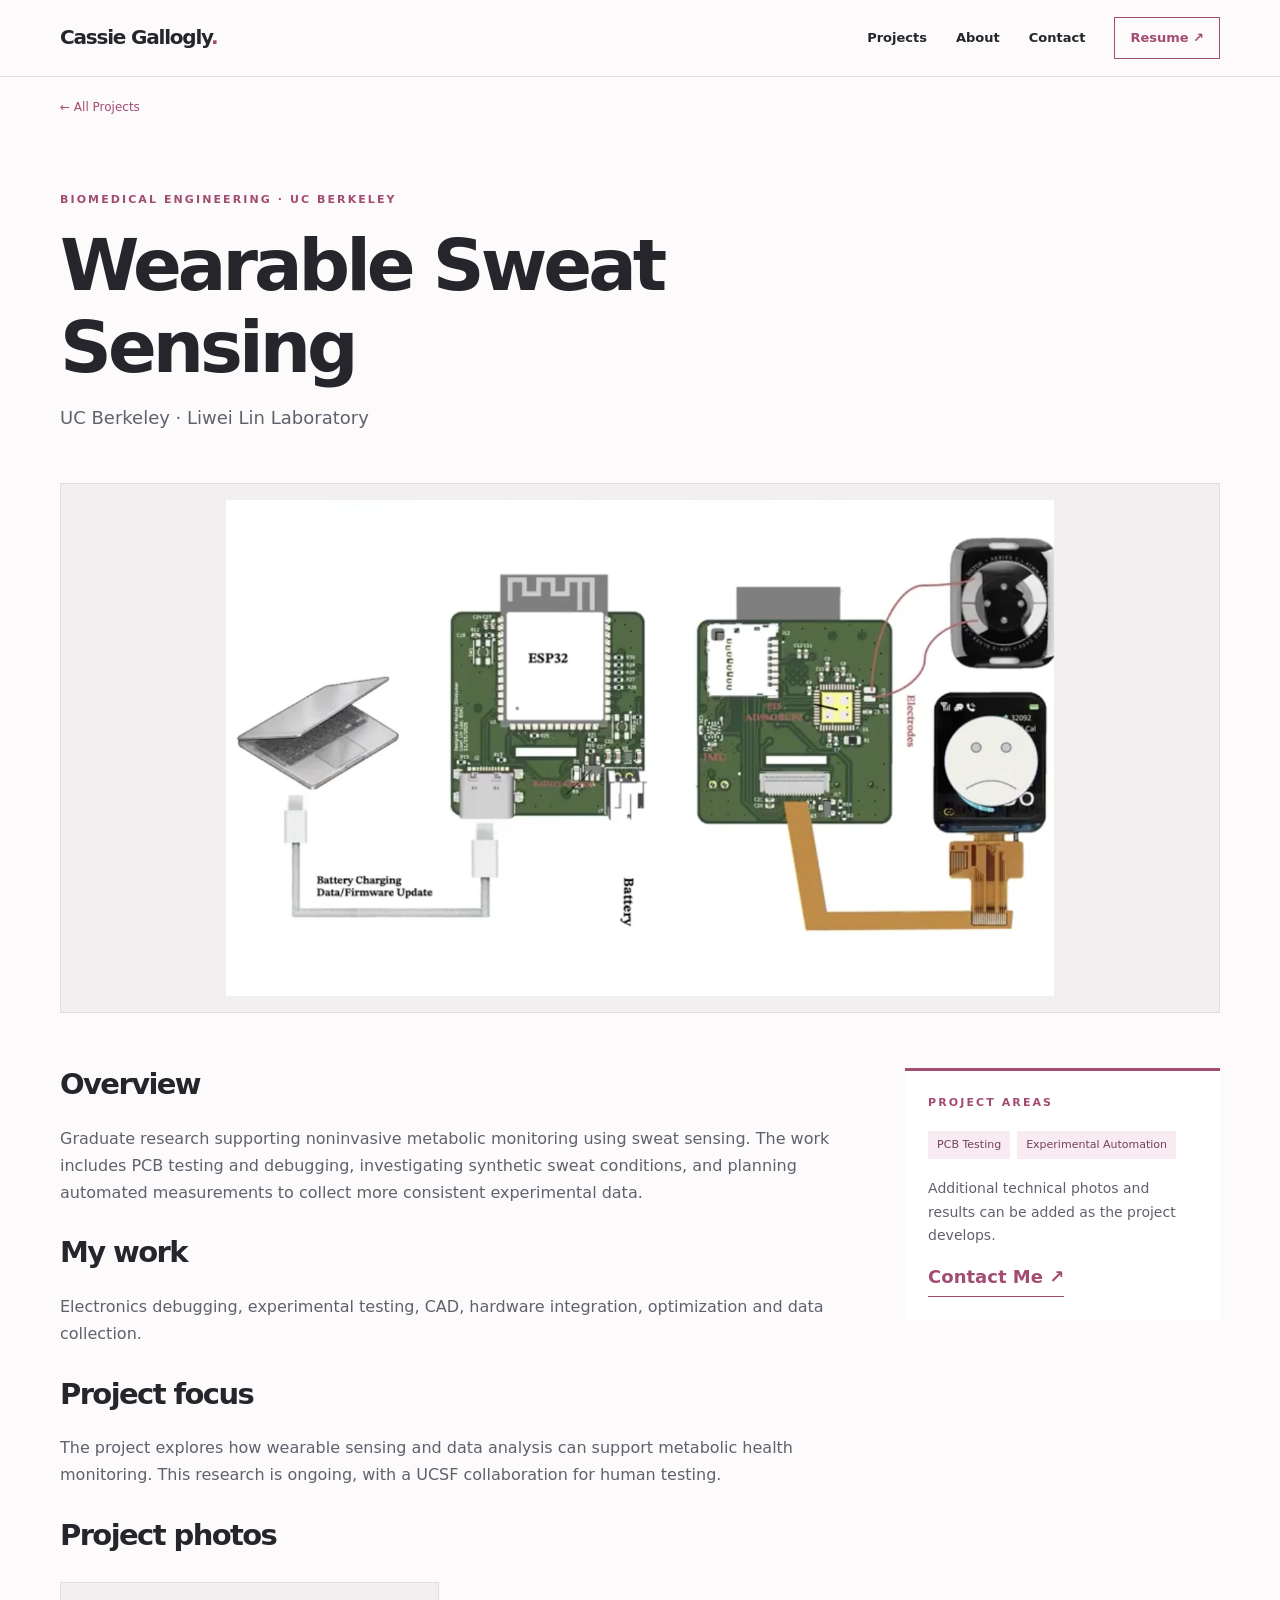
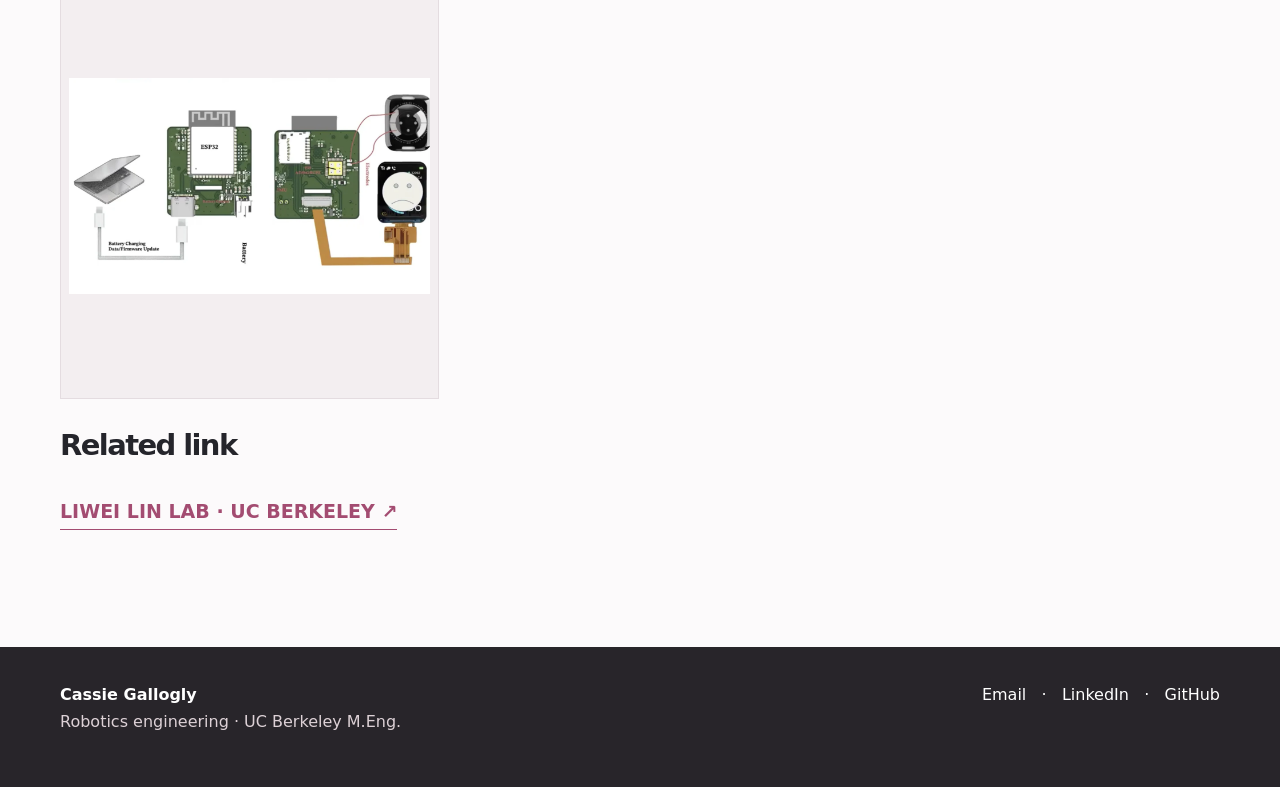
<file: sweat.html>
<!DOCTYPE html>
<html lang="en"><head><meta charset="utf-8"/><meta content="width=device-width,initial-scale=1" name="viewport"/><meta content="#fcfafb" name="theme-color"/><meta content="Cassie Gallogly, robotics engineer and UC Berkeley M.Eng. student. Engineering research and project portfolio." name="description"/><title>Wearable Sweat Sensing | Cassie Gallogly</title><link href="styles.css" rel="stylesheet"/></head><body><header class="topbar"><div class="container nav"><a class="brand" href="index.html">Cassie Gallogly<em>.</em></a><nav aria-label="Navigation" class="links"><a href="projects.html">Projects</a><a href="about.html">About</a><a href="contact.html">Contact</a><a class="navresume" href="Cassie_Gallogly_Resume.pdf" target="_blank">Resume ↗</a></nav></div></header><main><div class="container"><div class="breadcrumbs"><a href="projects.html">← All Projects</a></div><div class="pagehead"><div class="label">Biomedical Engineering · UC Berkeley</div><h1>Wearable Sweat Sensing</h1><p>UC Berkeley · Liwei Lin Laboratory</p></div><img alt="Wearable Sweat Sensing" class="detailhero" loading="lazy" src="assets/wearable-board.webp"/><div class="detailgrid"><article><h2>Overview</h2><p>Graduate research supporting noninvasive metabolic monitoring using sweat sensing. The work includes PCB testing and debugging, investigating synthetic sweat conditions, and planning automated measurements to collect more consistent experimental data.</p><h2>My work</h2><p>Electronics debugging, experimental testing, CAD, hardware integration, optimization and data collection.</p><h2>Project focus</h2><p>The project explores how wearable sensing and data analysis can support metabolic health monitoring. This research is ongoing, with a UCSF collaboration for human testing.</p><h2>Project photos</h2><div class="gallery"><figure><img alt="Smartwatch electronics and system layout" class="" loading="lazy" src="assets/wearable-board.webp"/></figure></div><h2>Related link</h2><a class="large-link research-link" href="https://linlab.me.berkeley.edu/" rel="noopener" target="_blank">LIWEI LIN LAB · UC BERKELEY ↗</a></article><aside class="aside"><div class="label">Project areas</div><div class="tagrow"><span class="tag">PCB Testing</span><span class="tag">Experimental Automation</span></div><p>Additional technical photos and results can be added as the project develops.</p><a class="large-link" href="contact.html">Contact Me ↗</a></aside></div></div></main><footer class="footer"><div class="container footinner"><div><b>Cassie Gallogly</b><p>Robotics engineering · UC Berkeley M.Eng.</p></div><div><a href="mailto:cassiegallogly21@gmail.com">Email</a>   ·   <a href="https://www.linkedin.com/in/cassie-gallogly-879199278/" rel="noopener" target="_blank">LinkedIn</a>   ·   <a href="https://github.com/CassieGallogly" rel="noopener" target="_blank">GitHub</a></div></div></footer></body></html>
</file>
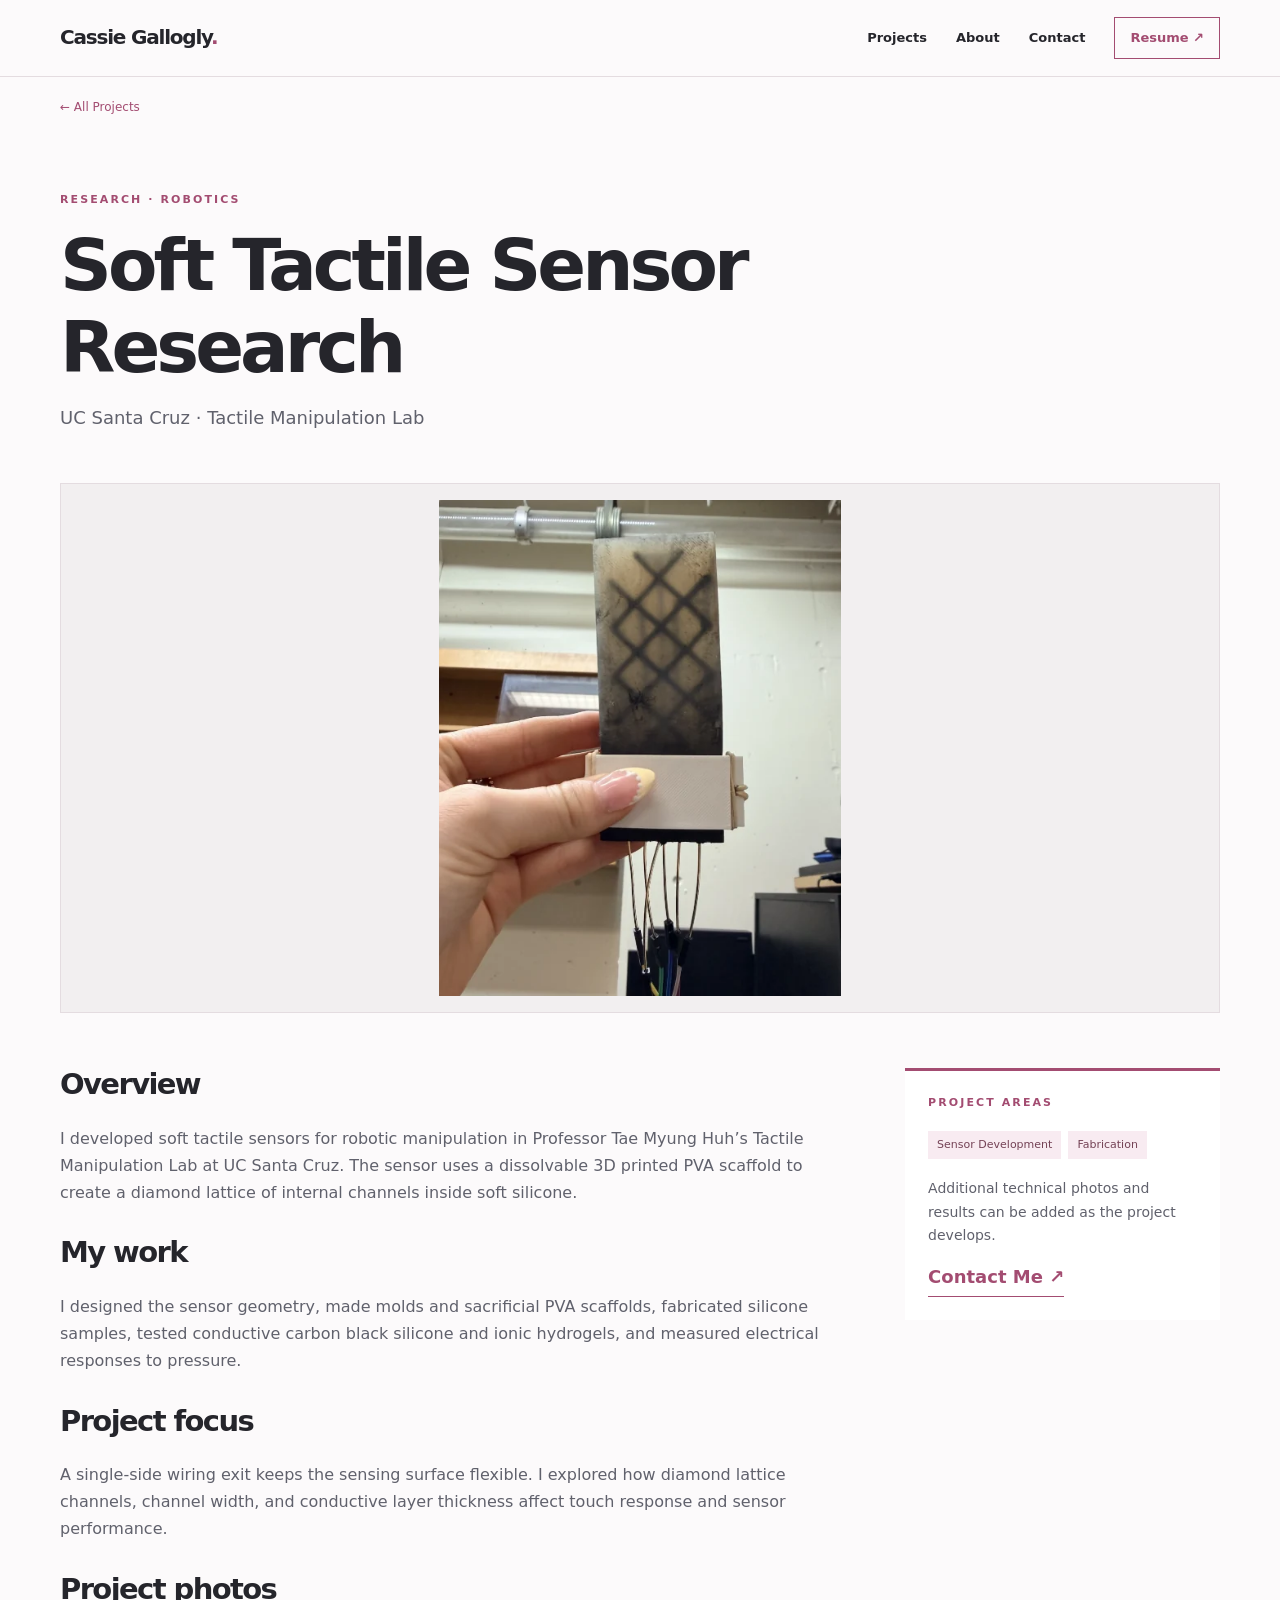
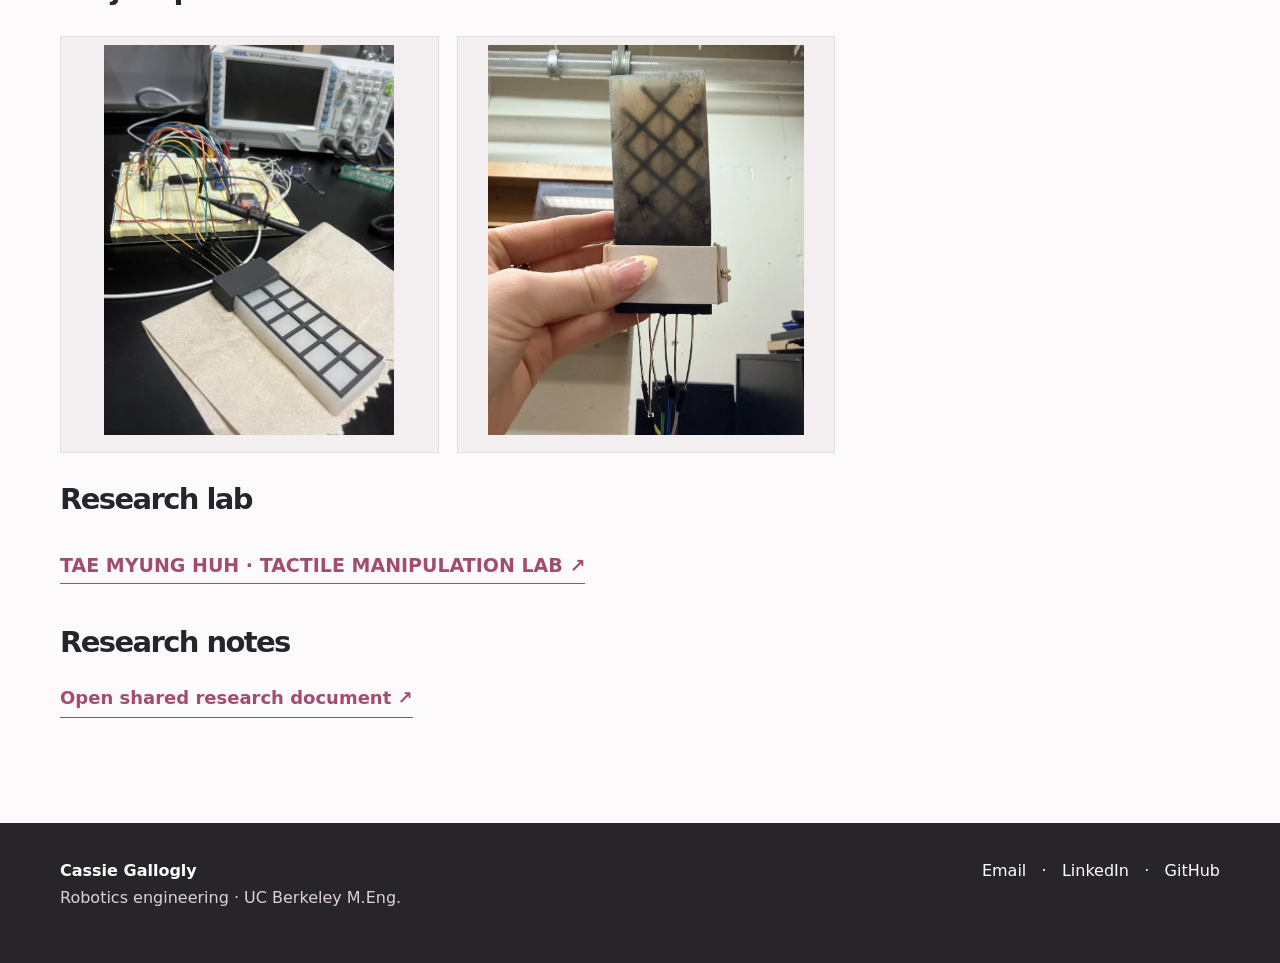
<file: tactile.html>
<!DOCTYPE html>

<html lang="en"><head><meta charset="utf-8"/><meta content="width=device-width,initial-scale=1" name="viewport"/><meta content="#fcfafb" name="theme-color"/><meta content="Cassie Gallogly, robotics engineer and UC Berkeley M.Eng. student. Engineering research and project portfolio." name="description"/><title>Soft Tactile Sensor Research | Cassie Gallogly</title><link href="styles.css" rel="stylesheet"/></head><body><header class="topbar"><div class="container nav"><a class="brand" href="index.html">Cassie Gallogly<em>.</em></a><nav aria-label="Navigation" class="links"><a href="projects.html">Projects</a><a href="about.html">About</a><a href="contact.html">Contact</a><a class="navresume" href="Cassie_Gallogly_Resume.pdf" target="_blank">Resume ↗</a></nav></div></header><main><div class="container"><div class="breadcrumbs"><a href="projects.html">← All Projects</a></div><div class="pagehead"><div class="label">Research · Robotics</div><h1>Soft Tactile Sensor Research</h1><p>UC Santa Cruz · Tactile Manipulation Lab</p></div><img alt="Soft Tactile Sensor Research" class="detailhero" loading="lazy" src="assets/sensor-close.webp"/><div class="detailgrid"><article><h2>Overview</h2><p>I developed soft tactile sensors for robotic manipulation in Professor Tae Myung Huh’s Tactile Manipulation Lab at UC Santa Cruz. The sensor uses a dissolvable 3D printed PVA scaffold to create a diamond lattice of internal channels inside soft silicone.</p><h2>My work</h2><p>I designed the sensor geometry, made molds and sacrificial PVA scaffolds, fabricated silicone samples, tested conductive carbon black silicone and ionic hydrogels, and measured electrical responses to pressure.</p><h2>Project focus</h2><p>A single-side wiring exit keeps the sensing surface flexible. I explored how diamond lattice channels, channel width, and conductive layer thickness affect touch response and sensor performance.</p><h2>Project photos</h2><div class="gallery"><figure><img alt="Early tactile sensor setup and electronics" loading="lazy" src="assets/sensor-setup.webp"/></figure><figure><img alt="Tactile sensor diamond lattice prototype" loading="lazy" src="assets/sensor-close.webp"/></figure></div><h2>Research lab</h2><a class="large-link research-link" href="https://tml.engineering.ucsc.edu/people/" rel="noopener" target="_blank">TAE MYUNG HUH · TACTILE MANIPULATION LAB ↗</a><h2>Research notes</h2><a class="large-link" href="https://docs.google.com/document/d/1KwCMQV32OPPFLSijp2JGhkV74eKwJX2ZNrMsJZd7SsM/edit?usp=sharing" rel="noopener" target="_blank">Open shared research document ↗</a></article><aside class="aside"><div class="label">Project areas</div><div class="tagrow"><span class="tag">Sensor Development</span><span class="tag">Fabrication</span></div><p>Additional technical photos and results can be added as the project develops.</p><a class="large-link" href="contact.html">Contact Me ↗</a></aside></div></div></main><footer class="footer"><div class="container footinner"><div><b>Cassie Gallogly</b><p>Robotics engineering · UC Berkeley M.Eng.</p></div><div><a href="mailto:cassiegallogly21@gmail.com">Email</a>   ·   <a href="https://www.linkedin.com/in/cassie-gallogly-879199278/" rel="noopener" target="_blank">LinkedIn</a>   ·   <a href="https://github.com/CassieGallogly" rel="noopener" target="_blank">GitHub</a></div></div></footer></body></html>
</file>
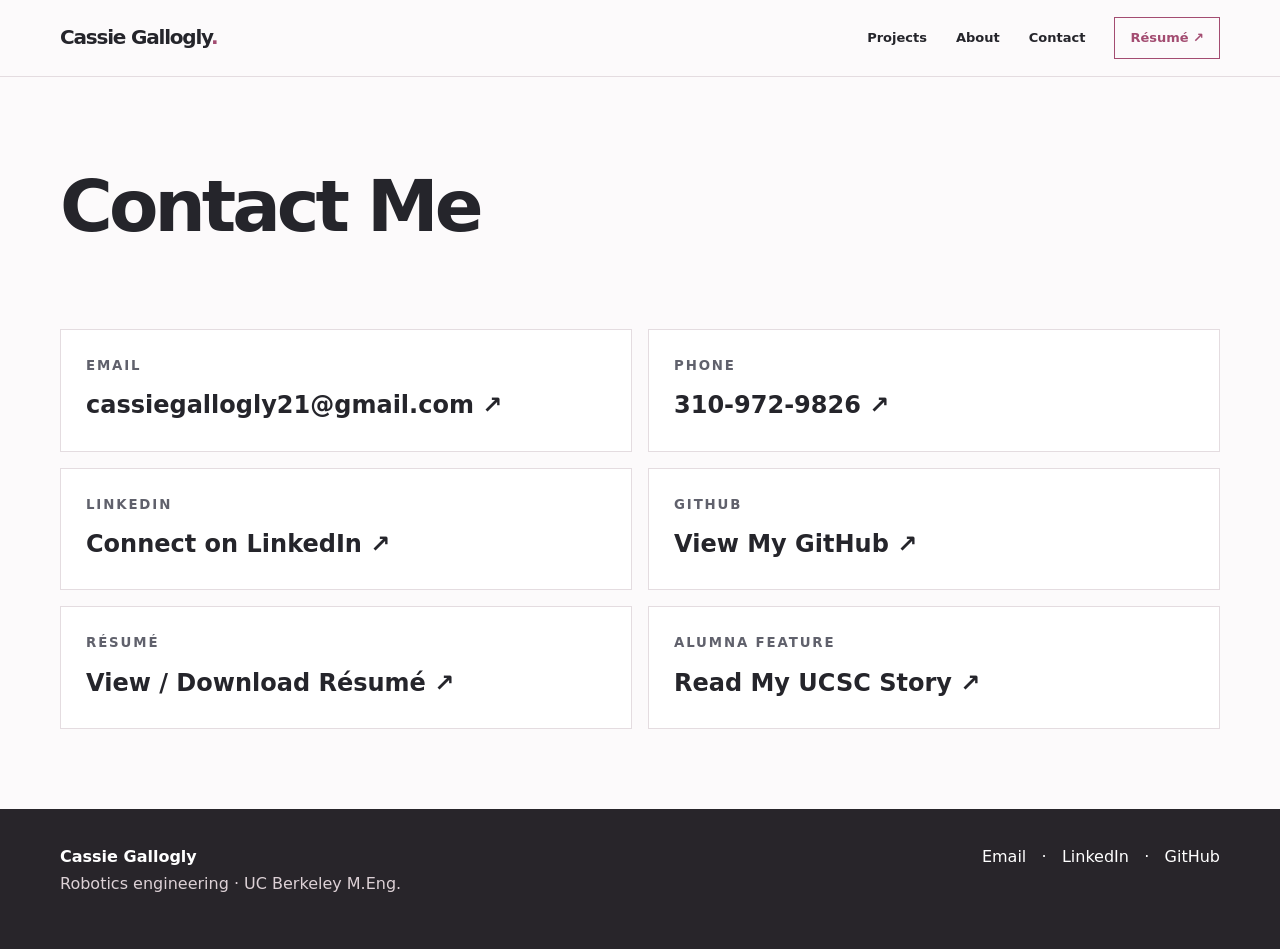
<file: Cassie_Gallogly_Website_Update/contact.html>
<!DOCTYPE html>
<html lang="en"><head><meta charset="utf-8"/><meta content="width=device-width,initial-scale=1" name="viewport"/><meta content="#fcfafb" name="theme-color"/><meta content="Cassie Gallogly, robotics engineer and UC Berkeley M.Eng. student. Engineering research and project portfolio." name="description"/><title>Contact | Cassie Gallogly</title><link href="styles.css" rel="stylesheet"/></head><body><header class="topbar"><div class="container nav"><a class="brand" href="index.html">Cassie Gallogly<em>.</em></a><nav aria-label="Navigation" class="links"><a href="projects.html">Projects</a><a href="about.html">About</a><a href="contact.html">Contact</a><a class="navresume" href="Cassie_Gallogly_Resume.pdf" target="_blank">Résumé ↗</a></nav></div></header><main><section class="container"><div class="pagehead"><h1>Contact Me</h1></div><div class="contactgrid"><a class="contactlink" href="mailto:cassiegallogly21@gmail.com"><small>EMAIL</small><strong>cassiegallogly21@gmail.com ↗</strong></a><a class="contactlink" href="tel:+13109729826"><small>PHONE</small><strong>310-972-9826 ↗</strong></a><a class="contactlink" href="https://www.linkedin.com/in/cassie-gallogly-879199278/" rel="noopener" target="_blank"><small>LINKEDIN</small><strong>Connect on LinkedIn ↗</strong></a><a class="contactlink" href="https://github.com/CassieGallogly" rel="noopener" target="_blank"><small>GITHUB</small><strong>View My GitHub ↗</strong></a><a class="contactlink" href="Cassie_Gallogly_Resume.pdf" target="_blank"><small>RÉSUMÉ</small><strong>View / Download Résumé ↗</strong></a><a class="contactlink" href="https://engineering.ucsc.edu/voices/cassie-gallogly-alumna/" rel="noopener" target="_blank"><small>ALUMNA FEATURE</small><strong>Read My UCSC Story ↗</strong></a></div></section></main><footer class="footer"><div class="container footinner"><div><b>Cassie Gallogly</b><p>Robotics engineering · UC Berkeley M.Eng.</p></div><div><a href="mailto:cassiegallogly21@gmail.com">Email</a>   ·   <a href="https://www.linkedin.com/in/cassie-gallogly-879199278/" rel="noopener" target="_blank">LinkedIn</a>   ·   <a href="https://github.com/CassieGallogly" rel="noopener" target="_blank">GitHub</a></div></div></footer></body></html>
</file>
<file: styles.css>
:root{--bg:#fcfafb;--white:#fff;--ink:#25252b;--muted:#60616c;--rose:#a34c71;--rose2:#f3e4eb;--line:#e4dce0;--soft:#f8f1f4;--width:1160px}
*{box-sizing:border-box}html{scroll-behavior:smooth}body{margin:0;background:var(--bg);color:var(--ink);font:16px/1.68 Inter,ui-sans-serif,system-ui,-apple-system,'Segoe UI',sans-serif}a{color:inherit;text-decoration:none}img{max-width:100%}button{font:inherit}a:focus-visible,button:focus-visible{outline:3px solid var(--rose);outline-offset:3px}.container{width:min(var(--width),calc(100% - 52px));margin:auto}.topbar{position:sticky;top:0;background:#fcfafbf2;backdrop-filter:blur(12px);border-bottom:1px solid var(--line);z-index:20}.nav{display:flex;align-items:center;justify-content:space-between;min-height:76px;gap:18px}.brand{font-size:20px;font-weight:800;letter-spacing:-.06em}.brand em{color:var(--rose);font-style:normal}.links{display:flex;align-items:center;gap:29px;font-size:13px;font-weight:650}.links a:hover,.text-link:hover{color:var(--rose)}.navresume{border:1px solid var(--rose);padding:9px 15px;color:var(--rose)}.label{font-size:11px;text-transform:uppercase;letter-spacing:.19em;font-weight:800;color:var(--rose)}h1,h2,h3,p{margin-top:0}h1,h2,h3{line-height:1.15;letter-spacing:-.055em}h1{font-size:clamp(48px,6.7vw,90px);font-weight:780}h2{font-size:clamp(32px,4vw,51px)}h3{font-size:clamp(23px,2.5vw,34px)}p{color:var(--muted)}.hero{padding:90px 0 90px;display:grid;grid-template-columns:1.2fr .8fr;align-items:center;gap:78px}.hero h1{margin:17px 0 24px}.hero h1 span{color:var(--rose)}.lead{font-size:clamp(18px,1.8vw,22px);line-height:1.58;color:#45464e}.actionrow{display:flex;flex-wrap:wrap;gap:12px;margin-top:30px}.button{display:inline-flex;justify-content:center;align-items:center;gap:10px;padding:13px 20px;border:1px solid var(--rose);background:var(--rose);color:white;font-size:14px;font-weight:750;border-radius:4px;transition:transform .2s}.button:hover{transform:translateY(-2px)}.button.alt{background:transparent;color:var(--rose)}.button.dark{background:var(--ink);border-color:var(--ink)}.heroimg{background:#ece6e8;padding:12px;border:1px solid var(--line)}.heroimg img{width:100%;height:470px;object-fit:contain;background:#ebe4e4;display:block}.caption{font-size:12px;color:#76717a;margin:9px 0 0}.banner{background:var(--soft);border-block:1px solid var(--line);padding:23px 0}.banner .container{display:flex;justify-content:space-between;gap:20px;flex-wrap:wrap;font-size:13px}.banner b{color:var(--ink)}.section{padding:88px 0}.sectionhead{display:flex;justify-content:space-between;align-items:end;gap:20px;margin-bottom:33px}.sectionhead p{max-width:410px}.projectgrid{display:grid;grid-template-columns:repeat(2,minmax(0,1fr));gap:25px}.card{display:block;border:1px solid var(--line);background:white;transition:box-shadow .2s,transform .2s}.card:hover{box-shadow:0 12px 40px #30131d13;transform:translateY(-3px)}.imagepanel{height:295px;background:#f1edef;display:flex;align-items:center;justify-content:center;overflow:hidden;padding:16px}.imagepanel img{height:100%;width:100%;object-fit:contain}.cardinfo{padding:25px 28px 29px}.cardinfo h3{font-size:27px;margin:12px 0}.cardinfo p{font-size:14px}.cardbottom{display:flex;justify-content:space-between;align-items:center;margin-top:18px;font-size:13px;font-weight:750;color:var(--rose)}.tagrow{display:flex;gap:7px;flex-wrap:wrap;margin:18px 0}.tag{font-size:11px;color:#744255;padding:5px 9px;background:#f8ebf1}.features{background:#fff;border-block:1px solid var(--line)}.split{display:grid;grid-template-columns:1fr 1fr;align-items:center;gap:70px}.featureimg{width:100%;height:390px;object-fit:contain;background:#f0ebed}.articlebox{padding:25px;background:var(--soft);border-left:3px solid var(--rose)}.large-link{display:inline-block;font-size:18px;color:var(--rose);font-weight:750;border-bottom:1px solid var(--rose);padding-bottom:4px}.footer{background:#28252a;color:white;margin-top:40px;padding:35px 0}.footer p{color:#ddd1d6}.footinner{display:flex;justify-content:space-between;gap:25px;flex-wrap:wrap}.footinner a:hover{color:#e5a9c2}.pagehead{padding:74px 0 32px;max-width:830px}.pagehead h1{font-size:clamp(40px,6vw,72px);margin:14px 0}.pagehead p{font-size:18px}.breadcrumbs{font-size:12px;color:var(--rose);margin-top:20px}.detailhero{width:100%;height:min(62vw,530px);object-fit:contain;background:#f2eff0;border:1px solid var(--line);padding:16px;display:block}.detailgrid{display:grid;grid-template-columns:minmax(0,1.6fr) minmax(220px,.65fr);gap:70px;padding:55px 0 65px}.detailgrid h2{font-size:29px;margin-top:30px}.detailgrid h2:first-child{margin-top:0}.aside{border-top:3px solid var(--rose);background:white;padding:23px;align-self:start}.aside p{font-size:14px}.gallery{display:grid;grid-template-columns:repeat(2,minmax(0,1fr));gap:18px;margin:30px 0}.gallery figure{margin:0;background:#f3eef0;border:1px solid var(--line);padding:12px}.gallery img{width:100%;height:345px;object-fit:contain}.gallery figcaption{font-size:12px;color:var(--muted);margin:7px 0 0}.video{width:100%;max-height:550px;background:#161616}.contactgrid{display:grid;grid-template-columns:repeat(2,1fr);gap:16px;margin:35px 0 80px}.contactlink{background:white;border:1px solid var(--line);padding:25px;display:block;transition:border .2s}.contactlink:hover{border-color:var(--rose)}.contactlink small{display:block;color:var(--muted);letter-spacing:.14em;font-weight:700;margin-bottom:8px}.contactlink strong{font-size:clamp(17px,2vw,22px);overflow-wrap:anywhere}.morecards{display:grid;grid-template-columns:repeat(3,1fr);gap:20px}.morecards .imagepanel{height:195px}.morecards .cardinfo{padding:16px}.morecards h3{font-size:20px}.two-photo{display:grid;grid-template-columns:1fr 1fr;gap:20px}.two-photo img{width:100%;height:420px;object-fit:contain;background:#f1edef}.sectiontight{padding:55px 0}.muted{color:var(--muted)}
@media(max-width:800px){.hero,.split,.detailgrid{grid-template-columns:1fr;gap:30px}.hero{padding:55px 0}.heroimg img{height:390px}.links{gap:12px;flex-wrap:wrap;justify-content:flex-end}.navresume{display:none}.section{padding:60px 0}.imagepanel{height:240px}.detailhero{height:390px}.detailgrid{padding-top:32px}.sectionhead{display:block}}
@media(max-width:560px){.container{width:calc(100% - 32px)}.nav{min-height:67px;align-items:center}.brand{font-size:18px}.links{font-size:11px;gap:10px}.projectgrid,.contactgrid,.morecards,.gallery,.two-photo{grid-template-columns:1fr}.heroimg img{height:320px}.gallery img,.two-photo img{height:320px}.detailhero{height:330px}.contactlink{padding:17px}}

/* V3 refinements: clean photos, simple navigation and emphasis on engineering */
.caption,figcaption{display:none!important}
.about-portrait{display:block;width:100%;height:570px;object-fit:contain;background:#f2eef0}
.story-feature{max-width:850px;margin-inline:auto;padding:25px 0}
.story-feature h2{font-size:clamp(32px,4vw,52px)}
.research-link{display:inline-block;font-weight:850;font-size:19px;line-height:1.4;margin:12px 0}
.gallery figure{padding:8px}.gallery img{height:390px}
.gallery figure:has(img[src*=promotion-poster]){grid-column:1/-1}.gallery img[src*=promotion-poster]{height:auto;max-height:650px}
.contactlink strong{font-size:clamp(18px,2.1vw,24px)}
@media(max-width:800px){.about-portrait{height:470px}.gallery img{height:320px}}
@media(max-width:560px){.about-portrait{height:400px}.gallery img{height:auto;max-height:420px}.gallery figure:has(img[src*=promotion-poster]){grid-column:auto}}

/* Coaching gallery: more photos while keeping the original clean, caption-free design. */
.coaching-gallery{grid-template-columns:repeat(3,minmax(0,1fr));gap:18px}
.coaching-gallery figure{margin:0}
.coaching-gallery img{height:320px;object-fit:contain;display:block}
@media(max-width:850px){.coaching-gallery{grid-template-columns:repeat(2,minmax(0,1fr))}}
@media(max-width:560px){.coaching-gallery{grid-template-columns:1fr}.coaching-gallery img{height:auto;max-height:460px}}
</file>
<file: Cassie_Gallogly_Website_Update/styles.css>
:root{--bg:#fcfafb;--white:#fff;--ink:#25252b;--muted:#60616c;--rose:#a34c71;--rose2:#f3e4eb;--line:#e4dce0;--soft:#f8f1f4;--width:1160px}
*{box-sizing:border-box}html{scroll-behavior:smooth}body{margin:0;background:var(--bg);color:var(--ink);font:16px/1.68 Inter,ui-sans-serif,system-ui,-apple-system,'Segoe UI',sans-serif}a{color:inherit;text-decoration:none}img{max-width:100%}button{font:inherit}a:focus-visible,button:focus-visible{outline:3px solid var(--rose);outline-offset:3px}.container{width:min(var(--width),calc(100% - 52px));margin:auto}.topbar{position:sticky;top:0;background:#fcfafbf2;backdrop-filter:blur(12px);border-bottom:1px solid var(--line);z-index:20}.nav{display:flex;align-items:center;justify-content:space-between;min-height:76px;gap:18px}.brand{font-size:20px;font-weight:800;letter-spacing:-.06em}.brand em{color:var(--rose);font-style:normal}.links{display:flex;align-items:center;gap:29px;font-size:13px;font-weight:650}.links a:hover,.text-link:hover{color:var(--rose)}.navresume{border:1px solid var(--rose);padding:9px 15px;color:var(--rose)}.label{font-size:11px;text-transform:uppercase;letter-spacing:.19em;font-weight:800;color:var(--rose)}h1,h2,h3,p{margin-top:0}h1,h2,h3{line-height:1.15;letter-spacing:-.055em}h1{font-size:clamp(48px,6.7vw,90px);font-weight:780}h2{font-size:clamp(32px,4vw,51px)}h3{font-size:clamp(23px,2.5vw,34px)}p{color:var(--muted)}.hero{padding:90px 0 90px;display:grid;grid-template-columns:1.2fr .8fr;align-items:center;gap:78px}.hero h1{margin:17px 0 24px}.hero h1 span{color:var(--rose)}.lead{font-size:clamp(18px,1.8vw,22px);line-height:1.58;color:#45464e}.actionrow{display:flex;flex-wrap:wrap;gap:12px;margin-top:30px}.button{display:inline-flex;justify-content:center;align-items:center;gap:10px;padding:13px 20px;border:1px solid var(--rose);background:var(--rose);color:white;font-size:14px;font-weight:750;border-radius:4px;transition:transform .2s}.button:hover{transform:translateY(-2px)}.button.alt{background:transparent;color:var(--rose)}.button.dark{background:var(--ink);border-color:var(--ink)}.heroimg{background:#ece6e8;padding:12px;border:1px solid var(--line)}.heroimg img{width:100%;height:470px;object-fit:contain;background:#ebe4e4;display:block}.caption{font-size:12px;color:#76717a;margin:9px 0 0}.banner{background:var(--soft);border-block:1px solid var(--line);padding:23px 0}.banner .container{display:flex;justify-content:space-between;gap:20px;flex-wrap:wrap;font-size:13px}.banner b{color:var(--ink)}.section{padding:88px 0}.sectionhead{display:flex;justify-content:space-between;align-items:end;gap:20px;margin-bottom:33px}.sectionhead p{max-width:410px}.projectgrid{display:grid;grid-template-columns:repeat(2,minmax(0,1fr));gap:25px}.card{display:block;border:1px solid var(--line);background:white;transition:box-shadow .2s,transform .2s}.card:hover{box-shadow:0 12px 40px #30131d13;transform:translateY(-3px)}.imagepanel{height:295px;background:#f1edef;display:flex;align-items:center;justify-content:center;overflow:hidden;padding:16px}.imagepanel img{height:100%;width:100%;object-fit:contain}.cardinfo{padding:25px 28px 29px}.cardinfo h3{font-size:27px;margin:12px 0}.cardinfo p{font-size:14px}.cardbottom{display:flex;justify-content:space-between;align-items:center;margin-top:18px;font-size:13px;font-weight:750;color:var(--rose)}.tagrow{display:flex;gap:7px;flex-wrap:wrap;margin:18px 0}.tag{font-size:11px;color:#744255;padding:5px 9px;background:#f8ebf1}.features{background:#fff;border-block:1px solid var(--line)}.split{display:grid;grid-template-columns:1fr 1fr;align-items:center;gap:70px}.featureimg{width:100%;height:390px;object-fit:contain;background:#f0ebed}.articlebox{padding:25px;background:var(--soft);border-left:3px solid var(--rose)}.large-link{display:inline-block;font-size:18px;color:var(--rose);font-weight:750;border-bottom:1px solid var(--rose);padding-bottom:4px}.footer{background:#28252a;color:white;margin-top:40px;padding:35px 0}.footer p{color:#ddd1d6}.footinner{display:flex;justify-content:space-between;gap:25px;flex-wrap:wrap}.footinner a:hover{color:#e5a9c2}.pagehead{padding:74px 0 32px;max-width:830px}.pagehead h1{font-size:clamp(40px,6vw,72px);margin:14px 0}.pagehead p{font-size:18px}.breadcrumbs{font-size:12px;color:var(--rose);margin-top:20px}.detailhero{width:100%;height:min(62vw,530px);object-fit:contain;background:#f2eff0;border:1px solid var(--line);padding:16px;display:block}.detailgrid{display:grid;grid-template-columns:minmax(0,1.6fr) minmax(220px,.65fr);gap:70px;padding:55px 0 65px}.detailgrid h2{font-size:29px;margin-top:30px}.detailgrid h2:first-child{margin-top:0}.aside{border-top:3px solid var(--rose);background:white;padding:23px;align-self:start}.aside p{font-size:14px}.gallery{display:grid;grid-template-columns:repeat(2,minmax(0,1fr));gap:18px;margin:30px 0}.gallery figure{margin:0;background:#f3eef0;border:1px solid var(--line);padding:12px}.gallery img{width:100%;height:345px;object-fit:contain}.gallery figcaption{font-size:12px;color:var(--muted);margin:7px 0 0}.video{width:100%;max-height:550px;background:#161616}.contactgrid{display:grid;grid-template-columns:repeat(2,1fr);gap:16px;margin:35px 0 80px}.contactlink{background:white;border:1px solid var(--line);padding:25px;display:block;transition:border .2s}.contactlink:hover{border-color:var(--rose)}.contactlink small{display:block;color:var(--muted);letter-spacing:.14em;font-weight:700;margin-bottom:8px}.contactlink strong{font-size:clamp(17px,2vw,22px);overflow-wrap:anywhere}.morecards{display:grid;grid-template-columns:repeat(3,1fr);gap:20px}.morecards .imagepanel{height:195px}.morecards .cardinfo{padding:16px}.morecards h3{font-size:20px}.two-photo{display:grid;grid-template-columns:1fr 1fr;gap:20px}.two-photo img{width:100%;height:420px;object-fit:contain;background:#f1edef}.sectiontight{padding:55px 0}.muted{color:var(--muted)}
@media(max-width:800px){.hero,.split,.detailgrid{grid-template-columns:1fr;gap:30px}.hero{padding:55px 0}.heroimg img{height:390px}.links{gap:12px;flex-wrap:wrap;justify-content:flex-end}.navresume{display:none}.section{padding:60px 0}.imagepanel{height:240px}.detailhero{height:390px}.detailgrid{padding-top:32px}.sectionhead{display:block}}
@media(max-width:560px){.container{width:calc(100% - 32px)}.nav{min-height:67px;align-items:center}.brand{font-size:18px}.links{font-size:11px;gap:10px}.projectgrid,.contactgrid,.morecards,.gallery,.two-photo{grid-template-columns:1fr}.heroimg img{height:320px}.gallery img,.two-photo img{height:320px}.detailhero{height:330px}.contactlink{padding:17px}}

/* V3 refinements: clean photos, simple navigation and emphasis on engineering */
.caption,figcaption{display:none!important}
.about-portrait{display:block;width:100%;height:570px;object-fit:contain;background:#f2eef0}
.story-feature{max-width:850px;margin-inline:auto;padding:25px 0}
.story-feature h2{font-size:clamp(32px,4vw,52px)}
.research-link{display:inline-block;font-weight:850;font-size:19px;line-height:1.4;margin:12px 0}
.gallery figure{padding:8px}.gallery img{height:390px}
.gallery figure:has(img[src*=promotion-poster]){grid-column:1/-1}.gallery img[src*=promotion-poster]{height:auto;max-height:650px}
.contactlink strong{font-size:clamp(18px,2.1vw,24px)}
@media(max-width:800px){.about-portrait{height:470px}.gallery img{height:320px}}
@media(max-width:560px){.about-portrait{height:400px}.gallery img{height:auto;max-height:420px}.gallery figure:has(img[src*=promotion-poster]){grid-column:auto}}

/* Coaching gallery: more photos while keeping the original clean, caption-free design. */
.coaching-gallery{grid-template-columns:repeat(3,minmax(0,1fr));gap:18px}
.coaching-gallery figure{margin:0}
.coaching-gallery img{height:320px;object-fit:contain;display:block}
@media(max-width:850px){.coaching-gallery{grid-template-columns:repeat(2,minmax(0,1fr))}}
@media(max-width:560px){.coaching-gallery{grid-template-columns:1fr}.coaching-gallery img{height:auto;max-height:460px}}
</file>
